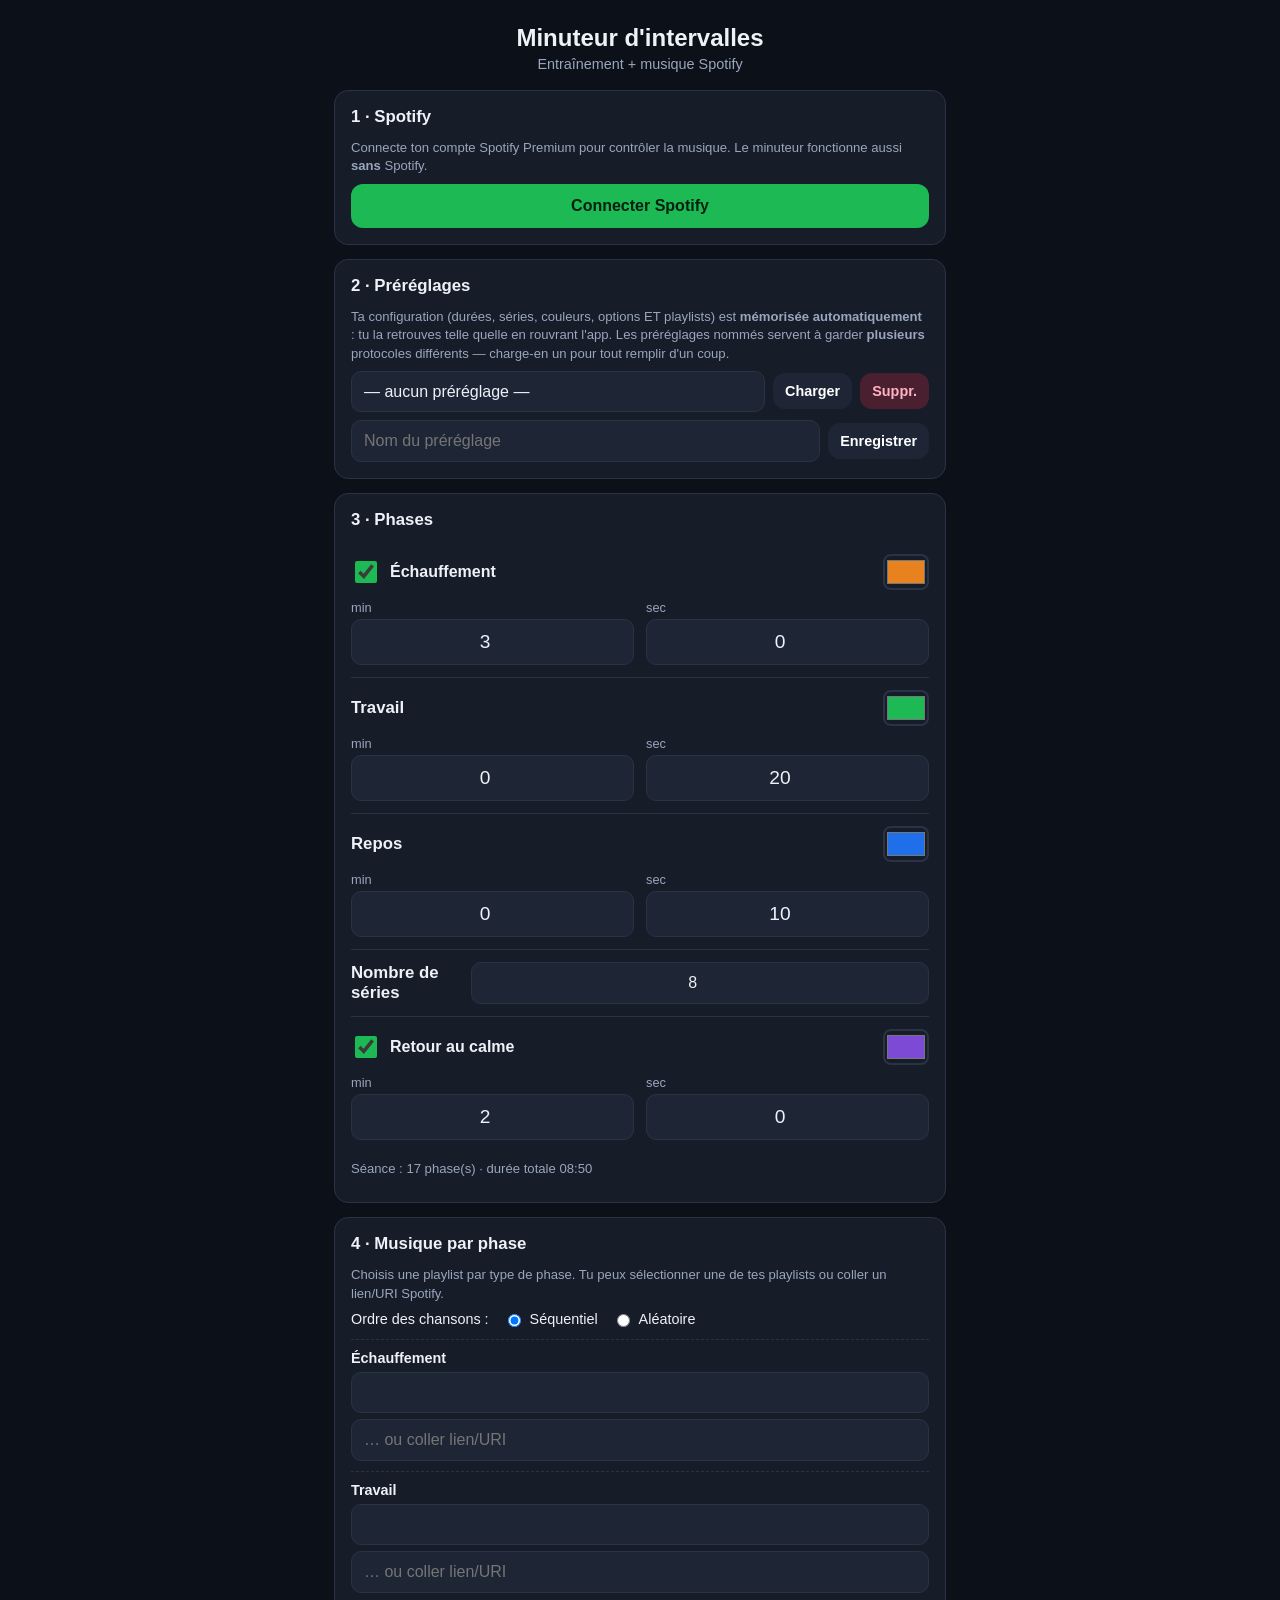
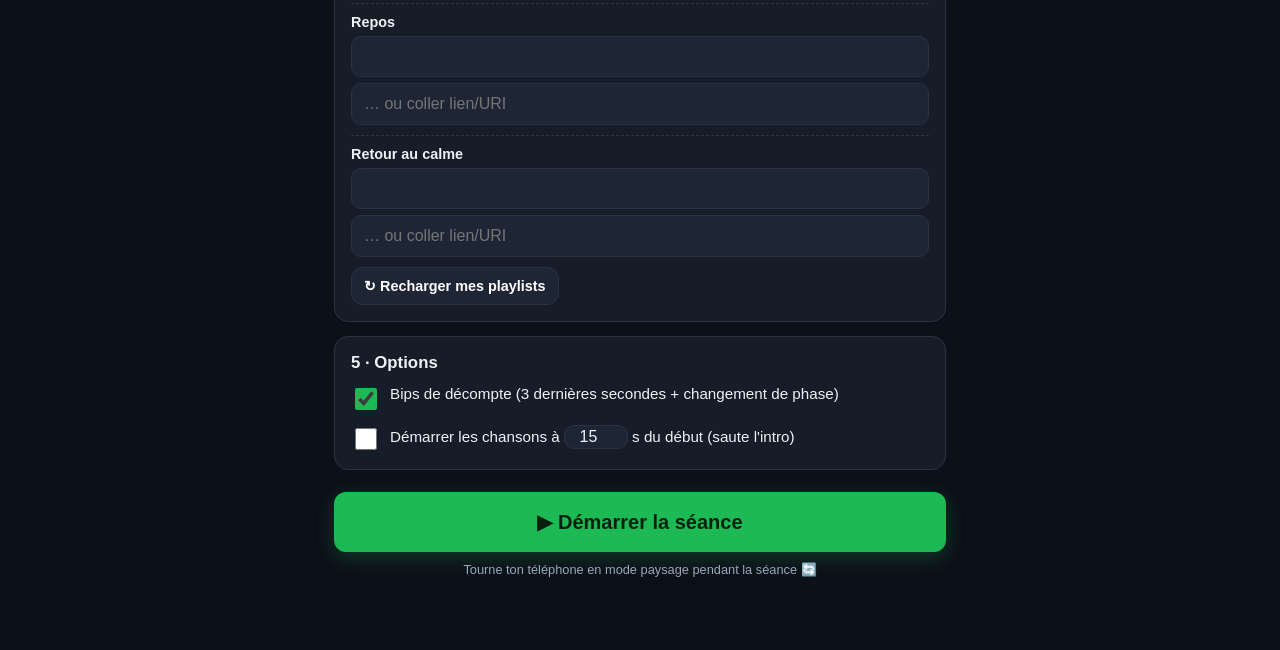
<file: interval-timer/index.html>
<!DOCTYPE html>
<html lang="fr">
<head>
  <meta charset="UTF-8" />
  <!-- viewport-fit=cover + user-scalable=no : plein écran propre sur téléphone -->
  <meta name="viewport" content="width=device-width, initial-scale=1, viewport-fit=cover, user-scalable=no" />
  <meta name="theme-color" content="#0c1018" />
  <meta name="description" content="Minuteur d'intervalles d'entraînement avec contrôle de la musique Spotify" />
  <title>Minuteur d'intervalles · Spotify</title>
  <link rel="stylesheet" href="css/style.css" />
</head>
<body>

  <!-- ============================================================= -->
  <!--  ÉCRAN DE CONFIGURATION (visible en portrait / hors séance)   -->
  <!-- ============================================================= -->
  <main id="config-screen" class="config-screen">

    <header class="app-header">
      <h1>Minuteur d'intervalles</h1>
      <p class="subtitle">Entraînement + musique Spotify</p>
    </header>

    <!-- Bandeau de message global (erreurs / infos en français) -->
    <div id="banner" class="banner" hidden>
      <span id="banner-text"></span>
      <button id="banner-close" class="banner-close" aria-label="Fermer">×</button>
    </div>

    <!-- ----------------------------------------------------------- -->
    <!--  SECTION : Connexion Spotify                                -->
    <!-- ----------------------------------------------------------- -->
    <section class="card">
      <h2>1 · Spotify</h2>

      <div id="spotify-disconnected">
        <p class="hint">Connecte ton compte Spotify Premium pour contrôler la musique.
          Le minuteur fonctionne aussi <strong>sans</strong> Spotify.</p>
        <button id="btn-connect" class="btn btn-spotify">Connecter Spotify</button>
      </div>

      <div id="spotify-connected" hidden>
        <p class="status-ok">✓ Connecté <span id="spotify-user-name"></span></p>

        <label class="field">
          <span>Appareil de lecture</span>
          <div class="row">
            <select id="device-select" class="select"></select>
            <button id="btn-refresh-devices" class="btn btn-small" title="Rafraîchir la liste">↻</button>
          </div>
        </label>
        <p class="hint">
          Si la liste est vide ou que la lecture ne démarre pas :
          ouvre l'app Spotify, lance une chanson 2 secondes, puis appuie sur ↻.
        </p>
        <button id="btn-wake-spotify" class="btn btn-secondary">Activer cet appareil (réveiller Spotify)</button>

        <label class="field" style="margin-top:1rem">
          <span>Volume Spotify</span>
          <input id="volume-slider" class="slider" type="range" min="0" max="100" value="60" />
        </label>

        <button id="btn-disconnect" class="btn btn-text">Se déconnecter</button>
      </div>
    </section>

    <!-- ----------------------------------------------------------- -->
    <!--  SECTION : Préréglages                                      -->
    <!-- ----------------------------------------------------------- -->
    <section class="card">
      <h2>2 · Préréglages</h2>
      <p class="hint">Ta configuration (durées, séries, couleurs, options ET playlists)
        est <strong>mémorisée automatiquement</strong> : tu la retrouves telle quelle en
        rouvrant l'app. Les préréglages nommés servent à garder <strong>plusieurs</strong>
        protocoles différents — charge-en un pour tout remplir d'un coup.</p>
      <div class="row">
        <select id="preset-select" class="select"></select>
        <button id="btn-load-preset" class="btn btn-small">Charger</button>
        <button id="btn-delete-preset" class="btn btn-small btn-danger">Suppr.</button>
      </div>
      <div class="row" style="margin-top:.5rem">
        <input id="preset-name" class="input" placeholder="Nom du préréglage" />
        <button id="btn-save-preset" class="btn btn-small">Enregistrer</button>
      </div>
    </section>

    <!-- ----------------------------------------------------------- -->
    <!--  SECTION : Phases & durées                                  -->
    <!-- ----------------------------------------------------------- -->
    <section class="card">
      <h2>3 · Phases</h2>

      <!-- ÉCHAUFFEMENT (optionnel) -->
      <div class="phase-block" data-phase="warmup">
        <div class="phase-head">
          <label class="toggle">
            <input type="checkbox" id="warmup-enabled" />
            <span>Échauffement</span>
          </label>
          <span class="swatch-wrap">
            <input type="color" class="color-input" id="warmup-color" />
          </span>
        </div>
        <div class="duration-row">
          <label>min <input type="number" id="warmup-min" min="0" max="99" value="3" inputmode="numeric" /></label>
          <label>sec <input type="number" id="warmup-sec" min="0" max="59" value="0" inputmode="numeric" /></label>
        </div>
      </div>

      <!-- TRAVAIL -->
      <div class="phase-block" data-phase="work">
        <div class="phase-head">
          <span class="phase-name">Travail</span>
          <span class="swatch-wrap">
            <input type="color" class="color-input" id="work-color" />
          </span>
        </div>
        <div class="duration-row">
          <label>min <input type="number" id="work-min" min="0" max="99" value="0" inputmode="numeric" /></label>
          <label>sec <input type="number" id="work-sec" min="0" max="59" value="20" inputmode="numeric" /></label>
        </div>
      </div>

      <!-- REPOS -->
      <div class="phase-block" data-phase="rest">
        <div class="phase-head">
          <span class="phase-name">Repos</span>
          <span class="swatch-wrap">
            <input type="color" class="color-input" id="rest-color" />
          </span>
        </div>
        <div class="duration-row">
          <label>min <input type="number" id="rest-min" min="0" max="99" value="0" inputmode="numeric" /></label>
          <label>sec <input type="number" id="rest-sec" min="0" max="59" value="10" inputmode="numeric" /></label>
        </div>
      </div>

      <!-- NOMBRE DE SÉRIES -->
      <div class="phase-block">
        <div class="phase-head">
          <span class="phase-name">Nombre de séries</span>
          <input type="number" id="series-count" class="series-input" min="1" max="99" value="8" inputmode="numeric" />
        </div>
      </div>

      <!-- RETOUR AU CALME (optionnel) -->
      <div class="phase-block" data-phase="cooldown">
        <div class="phase-head">
          <label class="toggle">
            <input type="checkbox" id="cooldown-enabled" />
            <span>Retour au calme</span>
          </label>
          <span class="swatch-wrap">
            <input type="color" class="color-input" id="cooldown-color" />
          </span>
        </div>
        <div class="duration-row">
          <label>min <input type="number" id="cooldown-min" min="0" max="99" value="2" inputmode="numeric" /></label>
          <label>sec <input type="number" id="cooldown-sec" min="0" max="59" value="0" inputmode="numeric" /></label>
        </div>
      </div>

      <p class="hint" id="session-summary"></p>
    </section>

    <!-- ----------------------------------------------------------- -->
    <!--  SECTION : Musique par phase                                -->
    <!-- ----------------------------------------------------------- -->
    <section class="card">
      <h2>4 · Musique par phase</h2>
      <p class="hint">Choisis une playlist par type de phase. Tu peux sélectionner une de
        tes playlists ou coller un lien/URI Spotify.</p>

      <div class="music-order">
        <span>Ordre des chansons :</span>
        <label><input type="radio" name="track-order" value="sequential" checked /> Séquentiel</label>
        <label><input type="radio" name="track-order" value="random" /> Aléatoire</label>
      </div>

      <!-- Un bloc d'assignation par phase, généré ci-dessous -->
      <div class="playlist-assign" data-phase="warmup">
        <span class="pl-label">Échauffement</span>
        <select class="select playlist-select" data-phase="warmup"></select>
        <input class="input playlist-paste" data-phase="warmup" placeholder="… ou coller lien/URI" />
      </div>
      <div class="playlist-assign" data-phase="work">
        <span class="pl-label">Travail</span>
        <select class="select playlist-select" data-phase="work"></select>
        <input class="input playlist-paste" data-phase="work" placeholder="… ou coller lien/URI" />
      </div>
      <div class="playlist-assign" data-phase="rest">
        <span class="pl-label">Repos</span>
        <select class="select playlist-select" data-phase="rest"></select>
        <input class="input playlist-paste" data-phase="rest" placeholder="… ou coller lien/URI" />
      </div>
      <div class="playlist-assign" data-phase="cooldown">
        <span class="pl-label">Retour au calme</span>
        <select class="select playlist-select" data-phase="cooldown"></select>
        <input class="input playlist-paste" data-phase="cooldown" placeholder="… ou coller lien/URI" />
      </div>

      <button id="btn-reload-playlists" class="btn btn-small btn-secondary">↻ Recharger mes playlists</button>
    </section>

    <!-- ----------------------------------------------------------- -->
    <!--  SECTION : Sons & options                                   -->
    <!-- ----------------------------------------------------------- -->
    <section class="card">
      <h2>5 · Options</h2>
      <label class="toggle big">
        <input type="checkbox" id="beeps-enabled" checked />
        <span>Bips de décompte (3 dernières secondes + changement de phase)</span>
      </label>
      <label class="toggle big" style="margin-top:12px">
        <input type="checkbox" id="skip-intro-enabled" />
        <span>Démarrer les chansons à
          <input type="number" id="skip-intro-sec" min="1" max="180" value="15"
                 inputmode="numeric" style="width:64px; text-align:center" />
          s du début (saute l'intro)</span>
      </label>
    </section>

    <!-- BOUTON DÉMARRER -->
    <button id="btn-start" class="btn btn-primary btn-start">▶ Démarrer la séance</button>
    <p class="rotate-hint">Tourne ton téléphone en mode paysage pendant la séance 🔄</p>

  </main>


  <!-- ============================================================= -->
  <!--  ÉCRAN DE SÉANCE (plein écran, couleur par phase)             -->
  <!-- ============================================================= -->
  <section id="run-screen" class="run-screen" hidden>

    <!-- Bandeau haut : phase + série -->
    <div class="run-top">
      <span id="run-phase-name" class="run-phase-name">Travail</span>
      <span id="run-series" class="run-series">Série 1 / 8</span>
    </div>

    <!-- Le chiffre géant -->
    <div id="run-countdown" class="run-countdown">00:20</div>

    <!-- Barre de contrôle -->
    <div class="run-controls">
      <button id="btn-reset" class="ctrl" title="Réinitialiser">⟲</button>
      <button id="btn-pause" class="ctrl ctrl-main" title="Pause / Reprendre">⏸</button>
      <button id="btn-skip" class="ctrl" title="Passer la phase">⏭</button>
      <button id="btn-exit" class="ctrl" title="Quitter">✕</button>
    </div>

    <!-- Barre du bas : chanson en cours + flèches -->
    <div class="run-music">
      <button id="btn-prev-track" class="track-arrow" title="Chanson précédente">◀</button>
      <div class="track-info">
        <span id="track-title" class="track-title">—</span>
        <span id="track-artist" class="track-artist"></span>
      </div>
      <button id="btn-next-track" class="track-arrow" title="Chanson suivante">▶</button>
    </div>

  </section>

  <!-- Scripts (ordre = dépendances). Pas de build, pas de modules. -->
  <script src="js/config.js"></script>
  <script src="js/audio.js"></script>
  <script src="js/spotify-auth.js"></script>
  <script src="js/spotify-player.js"></script>
  <script src="js/timer-engine.js"></script>
  <script src="js/presets.js"></script>
  <script src="js/app.js"></script>
</body>
</html>
</file>
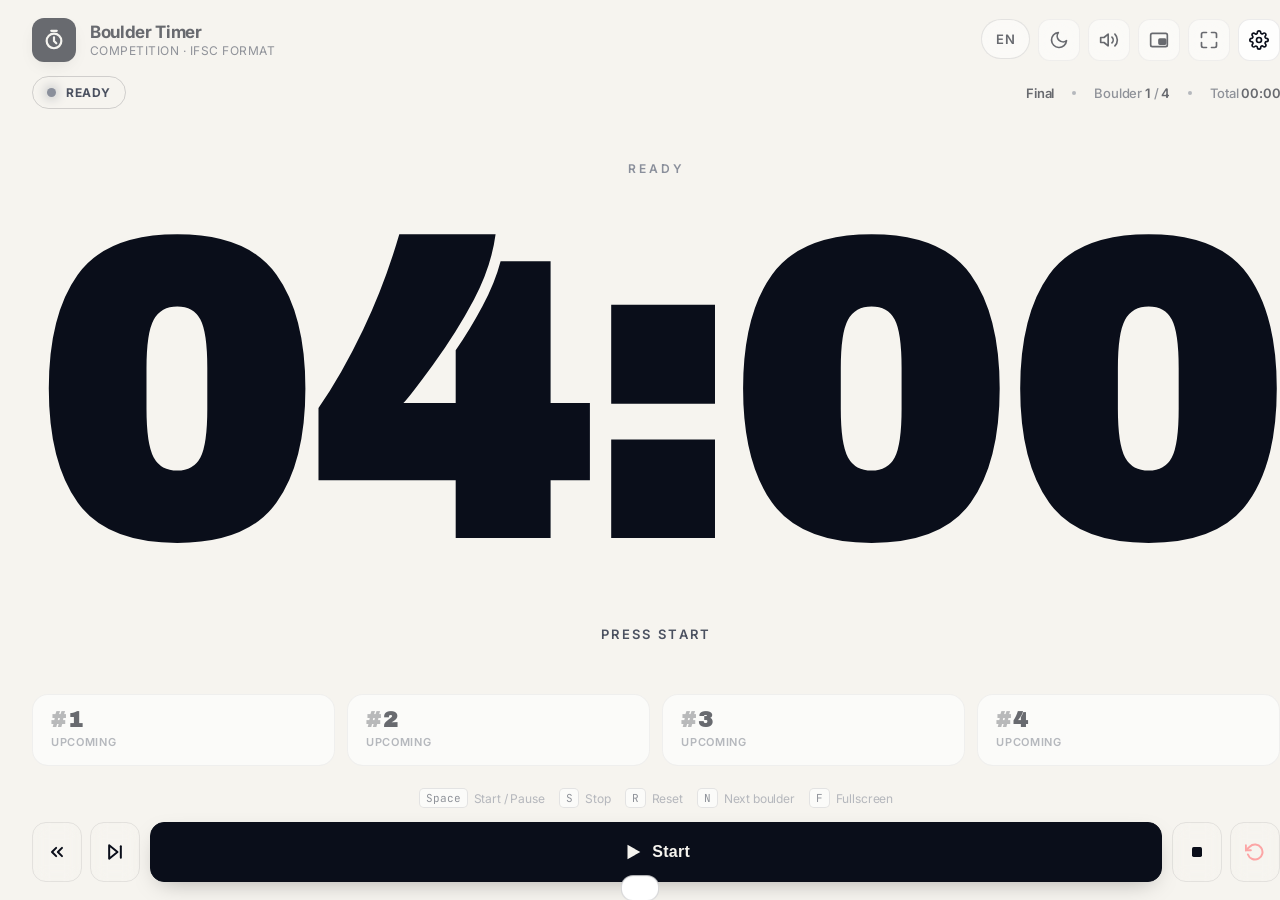
<file: timer.html>
<!DOCTYPE html>
<html lang="fr">
<head>
  <meta charset="UTF-8" />
  <meta name="viewport" content="width=device-width, initial-scale=1, viewport-fit=cover, user-scalable=no" />
  <meta name="theme-color" content="#0a0e1a" />
  <meta name="description" content="Chronomètre officiel pour compétitions de bloc · IFSC" />
  <title>Boulder Timer · IFSC</title>
  <link rel="preconnect" href="https://fonts.googleapis.com">
  <link rel="preconnect" href="https://fonts.gstatic.com" crossorigin>
  <link href="https://fonts.googleapis.com/css2?family=Archivo+Black&family=Inter:wght@400;500;600;700;800;900&family=JetBrains+Mono:wght@500;700;800&display=swap" rel="stylesheet">

  <style>
    :root, [data-theme="dark"] {
      --bg: #07090f;
      --bg-2: #0d1220;
      --panel: rgba(20, 25, 40, 0.7);
      --panel-2: rgba(28, 34, 52, 0.85);
      --border: rgba(255, 255, 255, 0.08);
      --border-strong: rgba(255, 255, 255, 0.16);
      --text: #f4f6fb;
      --text-dim: #9aa3b8;
      --text-mute: #5d6478;

      --accent: #5eb6ff;
      --accent-2: #7c5cff;

      --idle: #6b7280;
      --observation: #a855f7;
      --climb: #38bdf8;
      --climb-warn: #f59e0b;
      --climb-final: #ef4444;
      --transition: #fb923c;
      --finished: #22c55e;

      --bg-gradient-1: radial-gradient(1200px 600px at 20% -10%, rgba(124, 92, 255, 0.18), transparent 60%);
      --bg-gradient-2: radial-gradient(900px 600px at 110% 20%, rgba(94, 182, 255, 0.14), transparent 60%);
      --bg-gradient-3: radial-gradient(800px 500px at 50% 120%, rgba(34, 197, 94, 0.06), transparent 60%);
      --grain-opacity: 0.035;
      --grain-blend: overlay;
      --surface: rgba(255, 255, 255, 0.04);
      --surface-hover: rgba(255, 255, 255, 0.07);
      --surface-deep: rgba(0, 0, 0, 0.25);
      --backdrop: rgba(5, 8, 16, 0.6);
      --modal-bg: linear-gradient(180deg, rgba(28, 34, 52, 0.95), rgba(15, 18, 28, 0.95));

      --shadow-1: 0 1px 0 rgba(255,255,255,0.05) inset, 0 12px 32px -12px rgba(0,0,0,0.65);
      --shadow-2: 0 20px 60px -20px rgba(0,0,0,0.8);

      --radius: 16px;
      --radius-sm: 10px;
    }

    [data-theme="light"] {
      --bg: #f6f4ef;
      --bg-2: #ffffff;
      --panel: rgba(255, 255, 255, 0.85);
      --panel-2: #ffffff;
      --border: rgba(15, 18, 28, 0.08);
      --border-strong: rgba(15, 18, 28, 0.16);
      --text: #0a0e1a;
      --text-dim: #4b5160;
      --text-mute: #8a8f9b;

      --accent: #1f6feb;
      --accent-2: #5a3df0;

      --idle: #8a8f9b;
      --observation: #8b5cf6;
      --climb: #1f6feb;
      --climb-warn: #d97706;
      --climb-final: #dc2626;
      --transition: #ea7c1f;
      --finished: #16a34a;

      --bg-gradient-1: none;
      --bg-gradient-2: none;
      --bg-gradient-3: none;
      --grain-opacity: 0;
      --grain-blend: normal;

      --shadow-1: 0 1px 0 rgba(255,255,255,0.6) inset, 0 8px 24px -10px rgba(15,18,28,0.10);
      --shadow-2: 0 20px 60px -20px rgba(15,18,28,0.18);
      --surface: rgba(15, 18, 28, 0.04);
      --surface-hover: rgba(15, 18, 28, 0.07);
      --surface-deep: rgba(15, 18, 28, 0.03);
      --backdrop: rgba(15, 18, 28, 0.45);
      --modal-bg: #ffffff;
    }

    * { box-sizing: border-box; -webkit-tap-highlight-color: transparent; }
    html, body { height: 100%; }
    body {
      margin: 0;
      font-family: 'Inter', -apple-system, BlinkMacSystemFont, 'Segoe UI', Roboto, sans-serif;
      color: var(--text);
      background: var(--bg);
      background-image:
        var(--bg-gradient-1, none),
        var(--bg-gradient-2, none),
        var(--bg-gradient-3, none);
      overflow-x: hidden;
      letter-spacing: -0.01em;
      -webkit-font-smoothing: antialiased;
      user-select: none;
      transition: background-color .3s, color .3s;
    }

    .grain {
      pointer-events: none;
      position: fixed; inset: 0; z-index: 0;
      opacity: var(--grain-opacity, 0.035);
      background-image: url("data:image/svg+xml;utf8,<svg xmlns='http://www.w3.org/2000/svg' width='160' height='160'><filter id='n'><feTurbulence type='fractalNoise' baseFrequency='0.9' numOctaves='2' stitchTiles='stitch'/></filter><rect width='100%' height='100%' filter='url(%23n)' opacity='0.85'/></svg>");
      mix-blend-mode: var(--grain-blend, overlay);
    }

    .app {
      position: relative;
      z-index: 1;
      min-height: 100vh;
      min-height: 100dvh;
      display: grid;
      grid-template-rows: auto 1fr auto;
      padding: 18px clamp(14px, 3vw, 32px);
      gap: 14px;
      max-width: 1400px;
      margin: 0 auto;
    }

    /* ====== TOP BAR ====== */
    header.topbar {
      display: flex;
      align-items: center;
      justify-content: space-between;
      gap: 12px;
    }
    .brand {
      display: flex;
      align-items: center;
      gap: 14px;
    }
    .logo {
      width: 44px; height: 44px;
      border-radius: 12px;
      background: var(--text);
      display: grid; place-items: center;
      box-shadow: 0 6px 20px -8px rgba(0,0,0,0.25);
    }
    .logo svg { color: var(--bg); }
    .brand-text { line-height: 1.1; }
    .brand-title {
      font-weight: 700;
      font-size: 17px;
      letter-spacing: -0.02em;
    }
    .brand-sub {
      font-size: 12px;
      color: var(--text-dim);
      margin-top: 3px;
      letter-spacing: 0.04em;
      text-transform: uppercase;
    }
    .top-actions { display: flex; gap: 8px; }
    .icon-btn {
      width: 42px; height: 42px;
      border-radius: 12px;
      border: 1px solid var(--border);
      background: var(--panel);
      color: var(--text);
      display: grid; place-items: center;
      cursor: pointer;
      transition: background .15s, border-color .15s, transform .1s;
      backdrop-filter: blur(8px);
    }
    .icon-btn:hover { background: var(--panel-2); border-color: var(--border-strong); }
    .icon-btn:active { transform: scale(0.96); }

    .lang-pill {
      height: 40px;
      padding: 0 14px;
      border-radius: 999px;
      border: 1px solid var(--border-strong);
      background: var(--panel);
      color: var(--text);
      font: 600 13px/1 'Inter', sans-serif;
      letter-spacing: 0.06em;
      cursor: pointer;
      display: inline-flex;
      align-items: center;
      gap: 6px;
      transition: background .15s, border-color .15s, transform .1s;
      backdrop-filter: blur(8px);
    }
    .lang-pill:hover { background: var(--panel-2); border-color: var(--border-strong); }
    .lang-pill:active { transform: scale(0.96); }

    /* ====== STAGE ====== */
    main.stage {
      display: grid;
      grid-template-rows: auto 1fr auto auto;
      gap: 18px;
      min-height: 0;
    }

    .meta-row {
      display: flex;
      justify-content: space-between;
      align-items: center;
      gap: 12px;
      flex-wrap: wrap;
    }
    .phase-chip {
      display: inline-flex;
      align-items: center;
      gap: 10px;
      padding: 8px 14px;
      border-radius: 999px;
      border: 1px solid var(--border);
      background: var(--text);
      color: var(--bg);
      font-weight: 700;
      letter-spacing: 0.06em;
      text-transform: uppercase;
      font-size: 12px;
      transition: background .25s, border-color .25s, color .25s;
    }
    .phase-chip[data-phase="idle"] {
      background: transparent;
      color: var(--text-dim);
      border-color: var(--border-strong);
    }
    .phase-chip::before {
      content: '';
      width: 9px; height: 9px;
      border-radius: 50%;
      background: var(--phase-color, var(--idle));
      box-shadow: 0 0 12px var(--phase-color, var(--idle));
      animation: pulse-dot 1.6s ease-in-out infinite;
    }
    .phase-chip[data-phase="idle"] { --phase-color: var(--idle); }
    .phase-chip[data-phase="observation"] { --phase-color: var(--observation); }
    .phase-chip[data-phase="climb"] { --phase-color: var(--climb); }
    .phase-chip[data-phase="transition"] { --phase-color: var(--transition); }
    .phase-chip[data-phase="finished"] { --phase-color: var(--finished); }
    @keyframes pulse-dot {
      0%, 100% { opacity: 1; transform: scale(1); }
      50% { opacity: 0.55; transform: scale(1.18); }
    }

    .round-meta {
      display: flex;
      align-items: center;
      gap: 18px;
      color: var(--text-dim);
      font-size: 13px;
      font-weight: 500;
    }
    .round-meta strong { color: var(--text); font-weight: 600; }
    .sep {
      width: 4px; height: 4px;
      background: var(--text-mute);
      border-radius: 50%;
      display: inline-block;
    }

    /* ====== TIMER DISPLAY ====== */
    .timer-wrap {
      position: relative;
      display: grid;
      place-items: center;
      padding: 0;
      min-height: 0;
    }
    /* Countdown ring removed for a clean digit-only display */
    .timer-ring { display: none; }

    .time-display {
      position: relative;
      z-index: 2;
      display: grid;
      place-items: center;
      gap: 10px;
      text-align: center;
      width: 100%;
    }
    .time-label {
      font-size: 12px;
      letter-spacing: 0.25em;
      text-transform: uppercase;
      color: var(--text-mute);
      font-weight: 600;
    }
    .time {
      font-family: 'Archivo Black', 'Inter', -apple-system, BlinkMacSystemFont, sans-serif;
      font-weight: 900;
      font-variant-numeric: tabular-nums;
      font-size: clamp(140px, 32vw, 520px);
      line-height: 1.05;
      color: var(--text);
      letter-spacing: 0.01em;
      transition: color .25s, transform .1s, opacity .1s;
      cursor: pointer;
    }
    .time:active { transform: scale(0.97); opacity: 0.8; }
    [data-theme="dark"] .time { text-shadow: 0 0 60px var(--phase-color, transparent); }
    .time.warn { color: var(--climb-warn); }
    .time.final {
      color: var(--climb-final);
      animation: tick 1s ease-in-out infinite;
    }
    @keyframes tick {
      0%, 100% { transform: scale(1); }
      50% { transform: scale(1.04); }
    }
    .time-sub {
      font-size: 13px;
      color: var(--text-dim);
      letter-spacing: 0.18em;
      text-transform: uppercase;
      font-weight: 600;
    }

    /* ====== BOULDER CARDS (TimeSpot-style) ====== */
    .boulders {
      display: grid;
      grid-template-columns: repeat(auto-fit, minmax(120px, 1fr));
      gap: 12px;
      justify-content: center;
    }
    .boulder-pill {
      padding: 14px 18px;
      border-radius: 16px;
      border: 1px solid var(--border);
      background: var(--bg-2);
      display: flex;
      flex-direction: column;
      align-items: flex-start;
      gap: 4px;
      cursor: pointer;
      transition: all .2s ease;
      font-weight: 700;
      color: var(--text);
      min-height: 72px;
    }
    .boulder-pill:hover { border-color: var(--border-strong); }
    .boulder-pill .num {
      font-family: 'Archivo Black', 'Inter', sans-serif;
      font-size: 22px;
      letter-spacing: -0.02em;
      line-height: 1;
    }
    .boulder-pill .num span { display: inline; }
    .boulder-pill .num::before { content: '#'; opacity: 0.45; margin-right: 2px; }
    .boulder-pill .status {
      font-size: 11px;
      font-weight: 600;
      letter-spacing: 0.06em;
      text-transform: uppercase;
      color: var(--text-mute);
    }
    .boulder-pill[data-state="current"] {
      background: var(--text);
      color: var(--bg);
      border-color: var(--text);
    }
    .boulder-pill[data-state="current"] .status { color: rgba(255,255,255,0.65); }
    .boulder-pill[data-state="current"] .num::before { opacity: 0.55; }
    .boulder-pill[data-state="done"] { opacity: 0.55; }
    .boulder-pill[data-state="done"] .num::before { content: '✓ '; opacity: 1; color: var(--finished); }

    /* ====== CONTROLS ====== */
    .controls {
      display: grid;
      grid-template-columns: auto 1fr auto;
      gap: 10px;
      align-items: stretch;
    }
    .ctrl-grp {
      display: flex;
      gap: 8px;
    }
    .btn {
      padding: 14px 18px;
      border-radius: 14px;
      border: 1px solid var(--border-strong);
      background: var(--panel);
      color: var(--text);
      font-weight: 600;
      font-size: 14px;
      letter-spacing: 0.02em;
      cursor: pointer;
      display: inline-flex;
      align-items: center;
      justify-content: center;
      gap: 8px;
      backdrop-filter: blur(8px);
      transition: background .15s, border-color .15s, transform .1s, box-shadow .2s;
      white-space: nowrap;
    }
    .btn:hover { background: var(--panel-2); border-color: var(--border-strong); }
    .btn:active { transform: scale(0.98); }
    .btn:disabled { opacity: 0.45; cursor: not-allowed; }
    .btn svg { flex-shrink: 0; }

    .btn-primary {
      background: var(--text);
      border-color: var(--text);
      color: var(--bg);
      font-weight: 700;
      box-shadow: 0 8px 24px -10px rgba(0,0,0,0.35);
    }
    .btn-primary:hover { opacity: 0.92; }
    .btn-primary[data-mode="pause"] {
      background: var(--climb-warn);
      border-color: var(--climb-warn);
      color: #ffffff;
    }
    .btn-primary[data-mode="resume"] {
      background: var(--finished);
      border-color: var(--finished);
      color: #ffffff;
    }
    .btn-lg {
      padding: 18px 26px;
      font-size: 16px;
      flex: 1;
      min-width: 0;
    }
    .btn-icon-only {
      min-width: 50px;
      padding: 14px;
    }
    .btn-ghost {
      background: transparent;
      border-color: var(--border);
    }
    .btn-danger { color: #fca5a5; }
    .btn-danger:hover { background: rgba(239, 68, 68, 0.1); border-color: rgba(239, 68, 68, 0.4); }

    /* ====== MODAL ====== */
    .modal-backdrop {
      position: fixed;
      inset: 0;
      background: var(--backdrop);
      backdrop-filter: blur(12px);
      z-index: 50;
      display: none;
      align-items: flex-start;
      justify-content: center;
      overflow-y: auto;
      padding: 30px 16px;
    }
    .modal-backdrop.open { display: flex; }
    .modal {
      width: 100%;
      max-width: 520px;
      background: var(--modal-bg);
      border: 1px solid var(--border-strong);
      border-radius: 22px;
      padding: 24px;
      box-shadow: var(--shadow-2);
      animation: modal-in .25s cubic-bezier(.2,.9,.3,1);
    }
    @keyframes modal-in {
      from { opacity: 0; transform: translateY(20px) scale(0.96); }
      to { opacity: 1; transform: translateY(0) scale(1); }
    }
    .modal-head {
      display: flex; justify-content: space-between; align-items: center;
      margin-bottom: 18px;
    }
    .modal h2 {
      margin: 0;
      font-size: 18px;
      font-weight: 700;
      letter-spacing: -0.01em;
    }
    .modal section { margin-bottom: 20px; }
    .modal-label {
      display: block;
      font-size: 11px;
      font-weight: 600;
      text-transform: uppercase;
      letter-spacing: 0.15em;
      color: var(--text-dim);
      margin-bottom: 8px;
    }

    .preset-grid {
      display: grid;
      grid-template-columns: 1fr 1fr;
      gap: 8px;
      margin-bottom: 8px;
    }
    .preset-btn {
      padding: 12px;
      border-radius: 12px;
      border: 1px solid var(--border);
      background: var(--surface);
      color: var(--text);
      cursor: pointer;
      text-align: left;
      transition: all .15s;
    }
    .preset-btn:hover { border-color: var(--border-strong); background: var(--surface-hover); }
    .preset-btn.active {
      border-color: var(--text);
      background: var(--text);
      color: var(--bg);
      box-shadow: 0 0 0 1px var(--text) inset;
    }
    .preset-btn.active .preset-detail { color: rgba(255,255,255,0.55); }
    .preset-btn .preset-title {
      font-weight: 700;
      font-size: 13px;
      margin-bottom: 3px;
    }
    .preset-btn .preset-detail {
      font-size: 11px;
      color: var(--text-dim);
      font-family: 'JetBrains Mono', monospace;
      letter-spacing: 0.04em;
    }

    .input-row {
      display: flex;
      gap: 10px;
      align-items: center;
    }
    .num-input-grp {
      display: flex;
      align-items: center;
      gap: 8px;
      background: var(--surface-deep);
      border: 1px solid var(--border);
      border-radius: 12px;
      padding: 4px;
    }
    .num-input {
      width: 64px;
      padding: 10px 6px;
      background: transparent;
      border: none;
      color: var(--text);
      font-family: 'JetBrains Mono', monospace;
      font-size: 18px;
      font-weight: 700;
      text-align: center;
      -moz-appearance: textfield;
      outline: none;
    }
    .num-input::-webkit-outer-spin-button,
    .num-input::-webkit-inner-spin-button { -webkit-appearance: none; margin: 0; }
    .num-sep {
      color: var(--text-dim);
      font-weight: 700;
      font-family: 'JetBrains Mono', monospace;
    }
    .num-unit { color: var(--text-mute); font-size: 12px; padding-right: 8px; }

    .stepper {
      width: 28px; height: 28px;
      border-radius: 8px;
      border: 1px solid var(--border);
      background: var(--surface);
      color: var(--text);
      cursor: pointer;
      display: grid; place-items: center;
    }
    .stepper:hover { background: var(--surface-hover); }

    .count-grid {
      display: grid;
      grid-template-columns: repeat(5, 1fr);
      gap: 6px;
    }
    .count-btn {
      padding: 10px;
      border-radius: 10px;
      border: 1px solid var(--border);
      background: var(--surface);
      color: var(--text);
      cursor: pointer;
      font-weight: 600;
      font-family: 'JetBrains Mono', monospace;
      transition: all .15s;
    }
    .count-btn:hover { background: var(--surface-hover); }
    .count-btn.active {
      border-color: var(--text);
      background: var(--text);
      color: var(--bg);
      box-shadow: 0 0 0 1px var(--text) inset;
    }
    .count-btn-inf {
      grid-column: 1 / -1;
      font-family: 'Inter', sans-serif;
      letter-spacing: 0.04em;
    }

    .toggle-row {
      display: flex; align-items: center; justify-content: space-between;
      padding: 12px 14px;
      border-radius: 12px;
      background: var(--surface);
      border: 1px solid var(--border);
      margin-bottom: 8px;
    }
    .toggle-row .label { font-weight: 500; font-size: 14px; }
    .toggle-row .hint { font-size: 12px; color: var(--text-dim); margin-top: 2px; }
    .toggle {
      width: 44px; height: 26px;
      background: var(--surface-hover);
      border: 1px solid var(--border);
      border-radius: 999px;
      position: relative;
      cursor: pointer;
      transition: background .2s;
      flex-shrink: 0;
    }
    .toggle::after {
      content: ''; position: absolute;
      top: 2px; left: 2px;
      width: 20px; height: 20px;
      background: var(--bg-2);
      border-radius: 50%;
      transition: transform .2s, background .2s;
      box-shadow: 0 2px 6px rgba(0,0,0,0.2);
    }
    .toggle.on { background: var(--text); border-color: var(--text); }
    .toggle.on::after { background: var(--bg-2); }
    .toggle.on::after { transform: translateX(18px); }

    .slider-row {
      display: flex; align-items: center; gap: 12px;
      margin-top: 6px;
    }
    input[type="range"] {
      flex: 1;
      -webkit-appearance: none;
      height: 4px;
      background: var(--surface-hover);
      border-radius: 2px;
      outline: none;
    }
    input[type="range"]::-webkit-slider-thumb {
      -webkit-appearance: none;
      width: 18px; height: 18px;
      border-radius: 50%;
      background: var(--accent);
      cursor: pointer;
      box-shadow: 0 0 0 4px rgba(94, 182, 255, 0.15);
    }
    input[type="range"]::-moz-range-thumb {
      width: 18px; height: 18px;
      border-radius: 50%;
      background: var(--accent);
      cursor: pointer;
      border: none;
    }
    .slider-val {
      font-family: 'JetBrains Mono', monospace;
      font-weight: 700;
      font-size: 14px;
      min-width: 48px;
      text-align: right;
    }

    .modal-actions {
      display: flex; gap: 10px;
      padding-top: 8px;
      border-top: 1px solid var(--border);
      margin-top: 16px;
    }

    /* ====== TOAST ====== */
    .toast {
      position: fixed;
      bottom: 30px;
      left: 50%;
      transform: translateX(-50%) translateY(120%);
      background: var(--panel-2);
      border: 1px solid var(--border-strong);
      padding: 12px 18px;
      border-radius: 12px;
      backdrop-filter: blur(12px);
      box-shadow: var(--shadow-2);
      font-weight: 500;
      font-size: 14px;
      transition: transform .35s cubic-bezier(.2,.9,.3,1);
      z-index: 100;
    }
    .toast.show { transform: translateX(-50%) translateY(0); }

    /* ====== KEYBOARD HINTS ====== */
    .kbd {
      display: inline-block;
      padding: 2px 6px;
      border-radius: 5px;
      border: 1px solid var(--border-strong);
      background: var(--bg-2);
      font-family: 'JetBrains Mono', monospace;
      font-size: 11px;
      color: var(--text-dim);
    }
    .shortcuts {
      display: flex;
      gap: 14px;
      justify-content: center;
      flex-wrap: wrap;
      font-size: 12px;
      color: var(--text-mute);
      padding-top: 4px;
    }
    .shortcuts span { display: inline-flex; align-items: center; gap: 6px; }

    /* ====== FULLSCREEN MODE ======
       Dim individual chrome elements instead of the whole topbar.
       Putting opacity on a parent dimmed every child (including the
       settings cog) regardless of any per-child opacity override —
       that is what made the cog disappear on Android. */
    body.fullscreen .brand,
    body.fullscreen #btn-sound,
    body.fullscreen #btn-fullscreen,
    body.fullscreen #btn-pip,
    body.fullscreen #btn-theme,
    body.fullscreen #btn-lang,
    body.fullscreen .boulders,
    body.fullscreen .shortcuts,
    body.fullscreen .meta-row .round-meta { opacity: 0.6; transition: opacity .4s; }
    /* Settings cog stays solid so it's obviously tappable in any mode. */
    body.fullscreen #btn-settings { opacity: 1; }
    body.fullscreen .timer-ring svg {
      width: min(82vh, 100vw);
      height: min(82vh, 100vw);
    }

    /* ====== RESPONSIVE ====== */
    @media (max-width: 640px) {
      .app { padding: 10px; gap: 10px; }
      .brand-sub { display: none; }
      .brand { gap: 10px; }
      .logo { width: 36px; height: 36px; border-radius: 10px; }
      .logo svg { width: 18px; height: 18px; }
      .brand-title { font-size: 15px; }
      .top-actions { gap: 4px; }
      .icon-btn { width: 36px; height: 36px; border-radius: 10px; }
      .icon-btn svg { width: 17px; height: 17px; }
      .lang-pill { height: 36px; padding: 0 10px; font-size: 12px; }
      .meta-row { flex-direction: column; align-items: flex-start; gap: 8px; }
      .controls { grid-template-columns: 1fr; }
      .ctrl-grp { width: 100%; }
      .ctrl-grp .btn { flex: 1; }
      .preset-grid { grid-template-columns: 1fr; }
      .count-grid { grid-template-columns: repeat(5, 1fr); }
      .shortcuts { display: none; }
    }
    /* Very narrow phones: drop the fullscreen button to make room */
    @media (max-width: 380px) {
      #btn-fullscreen { display: none; }
    }

    @media (max-height: 600px) {
      .boulders { display: none; }
      .shortcuts { display: none; }
    }

    /* ====== LANDSCAPE PHONE: timer-only mode ====== */
    @media (orientation: landscape) and (max-height: 500px) {
      .app {
        padding: 0;
        gap: 0;
        grid-template-rows: 1fr;
        max-width: none;
      }
      /* Hide the meta-row, pills, shortcuts, controls and the tiny sub-label.
         Keep the phase label (.time-label) so the user always knows which
         phase the timer is in (On the wall / Transition / etc.). The topbar
         floats as a small action group top-right so settings stays reachable. */
      .meta-row,
      .boulders,
      .shortcuts,
      .controls,
      .time-sub { display: none !important; }
      .time-label {
        position: fixed;
        top: 12px;
        left: 14px;
        z-index: 25;
        font-size: 13px;
        letter-spacing: 0.18em;
        font-weight: 700;
        color: var(--text);
        text-transform: uppercase;
        padding: 6px 12px;
        background: var(--panel);
        border: 1px solid var(--border-strong);
        border-radius: 999px;
        backdrop-filter: blur(8px);
      }
      header.topbar {
        position: fixed;
        top: 8px;
        right: 8px;
        left: auto;
        z-index: 30;
        background: transparent;
        padding: 0;
        margin: 0;
        width: auto;
      }
      header.topbar .brand { display: none; }
      header.topbar .top-actions {
        background: var(--panel);
        border: 1px solid var(--border-strong);
        border-radius: 999px;
        padding: 4px;
        gap: 2px;
        backdrop-filter: blur(8px);
      }
      header.topbar .icon-btn,
      header.topbar .lang-pill {
        width: 32px; height: 32px;
        border-radius: 999px;
        border-color: transparent;
        background: transparent;
      }
      header.topbar .lang-pill { width: auto; padding: 0 8px; font-size: 11px; }
      header.topbar .icon-btn svg { width: 16px; height: 16px; }
      main.stage {
        grid-template-rows: 1fr;
        gap: 0;
        height: 100vh;
        height: 100dvh;
      }
      .timer-wrap {
        height: 100vh;
        height: 100dvh;
        padding: 0;
      }
      .time-display { gap: 0; }
      .time {
        font-size: min(28vw, 85vh);
        letter-spacing: 0.01em;
        line-height: 1.05;
      }
    }
  </style>
</head>
<body>
  <div class="grain" aria-hidden="true"></div>

  <div class="app">
    <!-- ============ TOP BAR ============ -->
    <header class="topbar">
      <div class="brand">
        <div class="logo" aria-hidden="true">
          <svg width="22" height="22" viewBox="0 0 24 24" fill="none" stroke="currentColor" stroke-width="2.4" stroke-linecap="round" stroke-linejoin="round">
            <circle cx="12" cy="13" r="8"/>
            <path d="M12 9v4l2.5 2.5"/>
            <path d="M9 2h6"/>
          </svg>
        </div>
        <div class="brand-text">
          <div class="brand-title">Boulder Timer</div>
          <div class="brand-sub" data-i18n="brand_subtitle">Compétition · IFSC format</div>
        </div>
      </div>
      <div class="top-actions">
        <button class="lang-pill" id="btn-lang" title="Language / Langue" aria-label="Toggle language">
          <span id="lang-current">FR</span>
        </button>
        <button class="icon-btn" id="btn-theme" title="Theme" aria-label="Toggle theme">
          <svg id="icon-theme" width="20" height="20" viewBox="0 0 24 24" fill="none" stroke="currentColor" stroke-width="2" stroke-linecap="round" stroke-linejoin="round">
            <!-- Filled in by JS depending on theme -->
          </svg>
        </button>
        <button class="icon-btn" id="btn-sound" data-i18n-title="sound_button_title" title="Activer / couper le son">
          <svg id="icon-sound" width="20" height="20" viewBox="0 0 24 24" fill="none" stroke="currentColor" stroke-width="2" stroke-linecap="round" stroke-linejoin="round">
            <polygon points="11 5 6 9 2 9 2 15 6 15 11 19 11 5"/>
            <path d="M15.54 8.46a5 5 0 0 1 0 7.07"/>
            <path d="M19.07 4.93a10 10 0 0 1 0 14.14"/>
          </svg>
        </button>
        <button class="icon-btn" id="btn-pip" data-i18n-title="pip_button_title" title="Picture-in-Picture">
          <svg width="20" height="20" viewBox="0 0 24 24" fill="none" stroke="currentColor" stroke-width="2" stroke-linecap="round" stroke-linejoin="round">
            <rect x="2" y="4" width="20" height="16" rx="2"/>
            <rect x="12" y="11" width="8" height="6" rx="1" fill="currentColor"/>
          </svg>
        </button>
        <button class="icon-btn" id="btn-fullscreen" data-i18n-title="fullscreen_button_title" title="Plein écran">
          <svg width="20" height="20" viewBox="0 0 24 24" fill="none" stroke="currentColor" stroke-width="2" stroke-linecap="round" stroke-linejoin="round">
            <path d="M3 9V5a2 2 0 0 1 2-2h4"/>
            <path d="M21 9V5a2 2 0 0 0-2-2h-4"/>
            <path d="M3 15v4a2 2 0 0 0 2 2h4"/>
            <path d="M21 15v4a2 2 0 0 1-2 2h-4"/>
          </svg>
        </button>
        <button class="icon-btn" id="btn-settings" data-i18n-title="settings_button_title" title="Paramètres">
          <svg width="20" height="20" viewBox="0 0 24 24" fill="none" stroke="currentColor" stroke-width="2" stroke-linecap="round" stroke-linejoin="round">
            <circle cx="12" cy="12" r="3"/>
            <path d="M19.4 15a1.65 1.65 0 0 0 .33 1.82l.06.06a2 2 0 0 1 0 2.83 2 2 0 0 1-2.83 0l-.06-.06a1.65 1.65 0 0 0-1.82-.33 1.65 1.65 0 0 0-1 1.51V21a2 2 0 0 1-2 2 2 2 0 0 1-2-2v-.09A1.65 1.65 0 0 0 9 19.4a1.65 1.65 0 0 0-1.82.33l-.06.06a2 2 0 0 1-2.83 0 2 2 0 0 1 0-2.83l.06-.06a1.65 1.65 0 0 0 .33-1.82 1.65 1.65 0 0 0-1.51-1H3a2 2 0 0 1-2-2 2 2 0 0 1 2-2h.09A1.65 1.65 0 0 0 4.6 9a1.65 1.65 0 0 0-.33-1.82l-.06-.06a2 2 0 0 1 0-2.83 2 2 0 0 1 2.83 0l.06.06a1.65 1.65 0 0 0 1.82.33H9a1.65 1.65 0 0 0 1-1.51V3a2 2 0 0 1 2-2 2 2 0 0 1 2 2v.09a1.65 1.65 0 0 0 1 1.51 1.65 1.65 0 0 0 1.82-.33l.06-.06a2 2 0 0 1 2.83 0 2 2 0 0 1 0 2.83l-.06.06a1.65 1.65 0 0 0-.33 1.82V9a1.65 1.65 0 0 0 1.51 1H21a2 2 0 0 1 2 2 2 2 0 0 1-2 2h-.09a1.65 1.65 0 0 0-1.51 1z"/>
          </svg>
        </button>
      </div>
    </header>

    <!-- ============ STAGE ============ -->
    <main class="stage">
      <div class="meta-row">
        <div class="phase-chip" id="phase-chip" data-phase="idle">
          <span id="phase-label">Prêt</span>
        </div>
        <div class="round-meta">
          <span><strong id="meta-round">Finales</strong></span>
          <span class="sep"></span>
          <span><span data-i18n="meta_boulder">Bloc</span> <strong id="meta-boulder">1</strong> / <strong id="meta-total">4</strong></span>
          <span class="sep"></span>
          <span><span data-i18n="meta_total">Total</span> <strong id="meta-total-time">00:00</strong></span>
        </div>
      </div>

      <div class="timer-wrap">
        <div class="timer-ring" aria-hidden="true">
          <svg viewBox="0 0 200 200">
            <circle class="ring-bg" cx="100" cy="100" r="94"/>
            <circle class="ring-fg" id="ring-fg" cx="100" cy="100" r="94"
              stroke-dasharray="590.6" stroke-dashoffset="0"/>
          </svg>
        </div>
        <div class="time-display">
          <div class="time-label" id="time-label">En attente</div>
          <div class="time" id="time">04:00</div>
          <div class="time-sub" id="time-sub">Appuyer sur démarrer</div>
        </div>
      </div>

      <div class="boulders" id="boulders"></div>

      <div class="shortcuts" id="shortcuts">
        <span><span class="kbd" data-i18n="kbd_space">Espace</span> <span data-i18n="shortcut_start_pause">Démarrer / Pause</span></span>
        <span><span class="kbd">S</span> <span data-i18n="shortcut_stop">Stop</span></span>
        <span><span class="kbd">R</span> <span data-i18n="shortcut_reset">Réinitialiser</span></span>
        <span><span class="kbd">N</span> <span data-i18n="shortcut_next_boulder">Bloc suivant</span></span>
        <span><span class="kbd">F</span> <span data-i18n="shortcut_fullscreen">Plein écran</span></span>
      </div>
    </main>

    <!-- ============ CONTROLS ============ -->
    <div class="controls">
      <div class="ctrl-grp">
        <button class="btn btn-ghost btn-icon-only" id="btn-prev" data-i18n-title="prev_button_title" title="Bloc précédent">
          <svg width="20" height="20" viewBox="0 0 24 24" fill="none" stroke="currentColor" stroke-width="2.4" stroke-linecap="round" stroke-linejoin="round">
            <polyline points="11 17 6 12 11 7"/>
            <polyline points="18 17 13 12 18 7"/>
          </svg>
        </button>
        <button class="btn btn-ghost btn-icon-only" id="btn-skip" data-i18n-title="skip_button_title" title="Phase suivante">
          <svg width="20" height="20" viewBox="0 0 24 24" fill="none" stroke="currentColor" stroke-width="2.4" stroke-linecap="round" stroke-linejoin="round">
            <polygon points="5 4 15 12 5 20 5 4"/>
            <line x1="19" y1="5" x2="19" y2="19"/>
          </svg>
        </button>
      </div>

      <button class="btn btn-primary btn-lg" id="btn-main" data-mode="start">
        <svg id="icon-main" width="22" height="22" viewBox="0 0 24 24" fill="currentColor" stroke="none">
          <polygon points="6 4 20 12 6 20 6 4"/>
        </svg>
        <span id="label-main">Démarrer</span>
      </button>

      <div class="ctrl-grp">
        <button class="btn btn-ghost btn-icon-only" id="btn-stop" data-i18n-title="stop_button_title" title="Stop">
          <svg width="20" height="20" viewBox="0 0 24 24" fill="currentColor" stroke="none">
            <rect x="6" y="6" width="12" height="12" rx="2"/>
          </svg>
        </button>
        <button class="btn btn-ghost btn-icon-only btn-danger" id="btn-reset" data-i18n-title="reset_button_title" title="Réinitialiser tout">
          <svg width="20" height="20" viewBox="0 0 24 24" fill="none" stroke="currentColor" stroke-width="2.4" stroke-linecap="round" stroke-linejoin="round">
            <polyline points="1 4 1 10 7 10"/>
            <path d="M3.51 15a9 9 0 1 0 2.13-9.36L1 10"/>
          </svg>
        </button>
      </div>
    </div>
  </div>

  <!-- ============ SETTINGS MODAL ============ -->
  <div class="modal-backdrop" id="modal-backdrop">
    <div class="modal" role="dialog" aria-labelledby="modal-title">
      <div class="modal-head">
        <h2 id="modal-title" data-i18n="settings_modal_title">Paramètres</h2>
        <button class="icon-btn" id="btn-close-modal" data-i18n-title="close_modal_title" title="Fermer">
          <svg width="20" height="20" viewBox="0 0 24 24" fill="none" stroke="currentColor" stroke-width="2.4" stroke-linecap="round" stroke-linejoin="round">
            <line x1="18" y1="6" x2="6" y2="18"/>
            <line x1="6" y1="6" x2="18" y2="18"/>
          </svg>
        </button>
      </div>

      <section>
        <span class="modal-label" data-i18n="settings_round_format">Format de la ronde</span>
        <div class="preset-grid">
          <button class="preset-btn" data-preset="qualif-vue">
            <div class="preset-title" data-i18n="preset_onsite">Qualification à vue</div>
            <div class="preset-detail">5:00 · 15s · ∞</div>
          </button>
          <button class="preset-btn" data-preset="qualif-flash">
            <div class="preset-title" data-i18n="preset_flash">Qualification flash</div>
            <div class="preset-detail">4:00 · 15s · ∞</div>
          </button>
          <button class="preset-btn" data-preset="demi-finales">
            <div class="preset-title" data-i18n="preset_semifinals">Demi-finales</div>
            <div class="preset-detail">5:00 · 15s · ∞</div>
          </button>
          <button class="preset-btn" data-preset="finale">
            <div class="preset-title" data-i18n="preset_final">Finale</div>
            <div class="preset-detail">4:00 · 15s · ∞</div>
          </button>
          <button class="preset-btn" data-preset="observation">
            <div class="preset-title" data-i18n="preset_observation">Observation</div>
            <div class="preset-detail" data-i18n="preset_observation_detail">3:00 · 30s · 4 blocs</div>
          </button>
        </div>
      </section>

      <section>
        <span class="modal-label" data-i18n="settings_climb_time">Temps d'escalade</span>
        <div class="input-row">
          <div class="num-input-grp">
            <button class="stepper" data-action="dec-climb-min">−</button>
            <input class="num-input" id="in-climb-min" type="number" min="0" max="20" value="4">
            <button class="stepper" data-action="inc-climb-min">+</button>
            <span class="num-sep">:</span>
            <button class="stepper" data-action="dec-climb-sec">−</button>
            <input class="num-input" id="in-climb-sec" type="number" min="0" max="59" value="0">
            <button class="stepper" data-action="inc-climb-sec">+</button>
            <span class="num-unit">mm:ss</span>
          </div>
        </div>
      </section>

      <section>
        <span class="modal-label" data-i18n="settings_transition">Transition entre les blocs</span>
        <div class="input-row">
          <div class="num-input-grp">
            <button class="stepper" data-action="dec-trans">−</button>
            <input class="num-input" id="in-trans" type="number" min="0" max="120" value="15">
            <button class="stepper" data-action="inc-trans">+</button>
            <span class="num-unit" data-i18n="unit_sec">sec</span>
          </div>
        </div>
      </section>

      <section>
        <span class="modal-label" data-i18n="settings_num_boulders">Nombre de blocs</span>
        <div class="count-grid" id="count-grid">
          <button class="count-btn" data-count="1">1</button>
          <button class="count-btn" data-count="2">2</button>
          <button class="count-btn" data-count="3">3</button>
          <button class="count-btn active" data-count="4">4</button>
          <button class="count-btn" data-count="5">5</button>
          <button class="count-btn" data-count="6">6</button>
          <button class="count-btn" data-count="7">7</button>
          <button class="count-btn" data-count="8">8</button>
          <button class="count-btn" data-count="9">9</button>
          <button class="count-btn" data-count="10">10</button>
          <button class="count-btn count-btn-inf" data-count="inf" data-i18n="btn_infinite" data-i18n-title="btn_infinite_title" title="Illimité">∞ Illimité</button>
        </div>
      </section>

      <section>
        <div class="toggle-row">
          <div>
            <div class="label" data-i18n="settings_observation_period">Période d'observation</div>
            <div class="hint" data-i18n="settings_observation_hint">Décompte avant le 1er bloc (finales).</div>
          </div>
          <div class="toggle" id="tg-observation"></div>
        </div>
        <div id="obs-time-wrap" style="display:none;">
          <span class="modal-label" data-i18n="settings_observation_duration">Durée d'observation</span>
          <div class="num-input-grp">
            <button class="stepper" data-action="dec-obs-min">−</button>
            <input class="num-input" id="in-obs-min" type="number" min="0" max="20" value="2">
            <button class="stepper" data-action="inc-obs-min">+</button>
            <span class="num-sep">:</span>
            <button class="stepper" data-action="dec-obs-sec">−</button>
            <input class="num-input" id="in-obs-sec" type="number" min="0" max="59" value="0">
            <button class="stepper" data-action="inc-obs-sec">+</button>
            <span class="num-unit">mm:ss</span>
          </div>
        </div>
      </section>

      <section>
        <span class="modal-label" data-i18n="settings_final_countdown">Décompte sonore final</span>
        <div class="slider-row">
          <input type="range" id="in-countdown" min="0" max="10" step="1" value="5">
          <span class="slider-val"><span id="lab-countdown">5</span>s</span>
        </div>
        <div class="hint" style="font-size:12px;color:var(--text-dim);margin-top:6px;" id="hint-countdown">
          <span data-i18n="settings_countdown_hint_a">Bips pendant les</span> <strong id="lab-countdown-2">5</strong> <span data-i18n="settings_countdown_hint_b">dernières secondes de chaque phase.</span>
        </div>
      </section>

      <section>
        <div class="toggle-row">
          <div>
            <div class="label" data-i18n="settings_keep_screen_on">Garder l'écran allumé</div>
            <div class="hint" data-i18n="settings_keep_screen_hint">Empêche la mise en veille pendant l'épreuve.</div>
          </div>
          <div class="toggle on" id="tg-wake"></div>
        </div>
        <div class="toggle-row">
          <div>
            <div class="label" data-i18n="settings_sounds_enabled">Sons activés</div>
            <div class="hint" data-i18n="settings_sounds_hint">Bips de décompte et signaux de phase.</div>
          </div>
          <div class="toggle on" id="tg-sound"></div>
        </div>
      </section>

      <div class="modal-actions">
        <button class="btn btn-ghost" id="btn-test-sound">
          <svg width="16" height="16" viewBox="0 0 24 24" fill="none" stroke="currentColor" stroke-width="2" stroke-linecap="round" stroke-linejoin="round">
            <polygon points="11 5 6 9 2 9 2 15 6 15 11 19 11 5"/>
            <path d="M19.07 4.93a10 10 0 0 1 0 14.14"/>
          </svg>
          <span data-i18n="btn_test_sound">Tester les sons</span>
        </button>
        <button class="btn btn-primary" id="btn-save" style="flex:1;" data-i18n="btn_save">Enregistrer</button>
      </div>
    </div>
  </div>

  <div class="toast" id="toast"></div>

  <script>
  (() => {
    'use strict';

    // ============ STATE ============
    const PRESETS = {
      'qualif-vue':   { climb: 300, transition: 15, observation: 0, observationOn: false, numBoulders: Infinity, labelKey: 'preset_onsite' },
      'qualif-flash': { climb: 240, transition: 15, observation: 0, observationOn: false, numBoulders: Infinity, labelKey: 'preset_flash' },
      'demi-finales': { climb: 300, transition: 15, observation: 0, observationOn: false, numBoulders: Infinity, labelKey: 'preset_semifinals' },
      'finale':       { climb: 240, transition: 15, observation: 0, observationOn: false, numBoulders: Infinity, labelKey: 'preset_final' },
      'observation':  { climb: 180, transition: 30, observation: 0, observationOn: false, numBoulders: 4,        labelKey: 'preset_observation' },
    };

    const I18N = {
      fr: {
        brand_subtitle: 'Compétition · IFSC format',
        sound_button_title: 'Activer / couper le son',
        fullscreen_button_title: 'Plein écran',
        pip_button_title: 'Fenêtre flottante',
        settings_button_title: 'Paramètres',
        settings_modal_title: 'Paramètres',
        close_modal_title: 'Fermer',
        meta_boulder: 'Bloc',
        meta_total: 'Total',
        kbd_space: 'Espace',
        shortcut_start_pause: 'Démarrer / Pause',
        shortcut_stop: 'Stop',
        shortcut_reset: 'Réinitialiser',
        shortcut_next_boulder: 'Bloc suivant',
        shortcut_fullscreen: 'Plein écran',
        prev_button_title: 'Bloc précédent',
        skip_button_title: 'Phase suivante',
        stop_button_title: 'Stop',
        reset_button_title: 'Réinitialiser tout',
        settings_round_format: 'Format de la ronde',
        preset_onsite: 'Qualification à vue',
        preset_flash: 'Qualification flash',
        preset_semifinals: 'Demi-finales',
        preset_final: 'Finale',
        preset_observation: 'Observation',
        preset_observation_detail: '3:00 · 30s · 4 blocs',
        settings_climb_time: "Temps d'escalade",
        settings_transition: 'Transition entre les blocs',
        unit_sec: 'sec',
        settings_num_boulders: 'Nombre de blocs',
        btn_infinite: '∞ Illimité',
        btn_infinite_title: 'Illimité',
        settings_observation_period: "Période d'observation",
        settings_observation_hint: 'Décompte avant le 1er bloc (finales).',
        settings_observation_duration: "Durée d'observation",
        settings_final_countdown: 'Décompte sonore final',
        settings_countdown_hint_a: 'Bips pendant les',
        settings_countdown_hint_b: 'dernières secondes de chaque phase.',
        settings_keep_screen_on: "Garder l'écran allumé",
        settings_keep_screen_hint: "Empêche la mise en veille pendant l'épreuve.",
        settings_sounds_enabled: 'Sons activés',
        settings_sounds_hint: 'Bips de décompte et signaux de phase.',
        btn_test_sound: 'Tester les sons',
        btn_save: 'Enregistrer',
        phase_idle: 'Prêt',
        phase_idle_sub: 'Appuyer sur démarrer',
        phase_observation: 'Observation',
        phase_observation_sub: 'Observation des {total} blocs',
        phase_observation_sub_inf: 'Observation',
        phase_climb: 'En escalade',
        phase_climb_sub: 'Bloc {boulder} sur {total}',
        phase_transition: 'Transition',
        phase_transition_sub: 'Vers le bloc {boulder}',
        phase_finished: 'Terminé',
        phase_finished_sub: 'Tour complété',
        time_label_idle: 'En attente',
        time_sub_idle: 'Appuyer sur démarrer',
        btn_start: 'Démarrer',
        btn_pause: 'Pause',
        btn_resume: 'Reprendre',
        btn_restart: 'Recommencer',
        toast_pause: 'Pause',
        toast_phase_reset: 'Phase remise à zéro',
        toast_reset: 'Réinitialisé',
        toast_round_complete: 'Tour complété 🎉',
        toast_settings_saved: 'Paramètres enregistrés',
        toast_sound_enabled: 'Son activé',
        toast_sound_disabled: 'Son coupé',
        toast_sound_test: 'Test sonore en cours…',
        toast_hint_spacebar: 'Astuce : barre espace = démarrer / pause',
        status_current: 'En cours',
        status_done: 'Terminé',
        status_pending: 'À venir',
      },
      en: {
        brand_subtitle: 'Competition · IFSC format',
        sound_button_title: 'Enable / mute sound',
        fullscreen_button_title: 'Fullscreen',
        pip_button_title: 'Picture-in-Picture',
        settings_button_title: 'Settings',
        settings_modal_title: 'Settings',
        close_modal_title: 'Close',
        meta_boulder: 'Boulder',
        meta_total: 'Total',
        kbd_space: 'Space',
        shortcut_start_pause: 'Start / Pause',
        shortcut_stop: 'Stop',
        shortcut_reset: 'Reset',
        shortcut_next_boulder: 'Next boulder',
        shortcut_fullscreen: 'Fullscreen',
        prev_button_title: 'Previous boulder',
        skip_button_title: 'Next phase',
        stop_button_title: 'Stop',
        reset_button_title: 'Reset all',
        settings_round_format: 'Round format',
        preset_onsite: 'On-sight qualification',
        preset_flash: 'Flash qualification',
        preset_semifinals: 'Semi-finals',
        preset_final: 'Final',
        preset_observation: 'Observation',
        preset_observation_detail: '3:00 · 30s · 4 boulders',
        settings_climb_time: 'Climb time',
        settings_transition: 'Transition between boulders',
        unit_sec: 'sec',
        settings_num_boulders: 'Number of boulders',
        btn_infinite: '∞ Unlimited',
        btn_infinite_title: 'Unlimited',
        settings_observation_period: 'Observation period',
        settings_observation_hint: 'Countdown before the first boulder (finals).',
        settings_observation_duration: 'Observation duration',
        settings_final_countdown: 'Final countdown beep',
        settings_countdown_hint_a: 'Beeps during the last',
        settings_countdown_hint_b: 'seconds of each phase.',
        settings_keep_screen_on: 'Keep screen on',
        settings_keep_screen_hint: 'Prevents the device from sleeping during the round.',
        settings_sounds_enabled: 'Sounds enabled',
        settings_sounds_hint: 'Countdown beeps and phase signals.',
        btn_test_sound: 'Test sounds',
        btn_save: 'Save',
        phase_idle: 'Ready',
        phase_idle_sub: 'Press start',
        phase_observation: 'Observation',
        phase_observation_sub: 'Observing {total} boulders',
        phase_observation_sub_inf: 'Observation',
        phase_climb: 'On the wall',
        phase_climb_sub: 'Boulder {boulder} of {total}',
        phase_transition: 'Transition',
        phase_transition_sub: 'Moving to boulder {boulder}',
        phase_finished: 'Finished',
        phase_finished_sub: 'Round completed',
        time_label_idle: 'Waiting',
        time_sub_idle: 'Press start',
        btn_start: 'Start',
        btn_pause: 'Pause',
        btn_resume: 'Resume',
        btn_restart: 'Restart',
        toast_pause: 'Pause',
        toast_phase_reset: 'Phase reset',
        toast_reset: 'Reset',
        toast_round_complete: 'Round completed 🎉',
        toast_settings_saved: 'Settings saved',
        toast_sound_enabled: 'Sound on',
        toast_sound_disabled: 'Sound muted',
        toast_sound_test: 'Sound test in progress…',
        toast_hint_spacebar: 'Tip: spacebar = start / pause',
        status_current: 'Active',
        status_done: 'Done',
        status_pending: 'Upcoming',
      },
    };

    const browserPrefersFr = (navigator.language || 'fr').toLowerCase().startsWith('fr');

    const DEFAULTS = {
      climbDuration: 240,
      transitionDuration: 15,
      observationDuration: 120,
      observationEnabled: false,
      numBoulders: 4,
      countdownSeconds: 5,
      soundEnabled: true,
      wakeLockEnabled: true,
      roundLabelKey: 'preset_final',
      language: browserPrefersFr ? 'fr' : 'en',
      theme: 'auto',
    };

    function t(key, params) {
      const lang = (settings && settings.language) || (browserPrefersFr ? 'fr' : 'en');
      let s = (I18N[lang] && I18N[lang][key]) || I18N.fr[key] || key;
      if (params) {
        for (const k in params) {
          s = s.replace(new RegExp('\\{' + k + '\\}', 'g'), params[k]);
        }
      }
      return s;
    }

    let settings = loadSettings();
    let runtime = freshRuntime();
    let wakeLock = null;
    let audioCtx = null;
    let lastBeepSecond = -1;
    let rafId = null;
    let tickStart = 0;
    let toastTimer = null;

    function loadSettings() {
      try {
        const s = JSON.parse(localStorage.getItem('boulderTimer.settings') || '{}');
        if (s.numBoulders === 'inf') s.numBoulders = Infinity;
        // Migrate legacy roundLabel (free-form string) → roundLabelKey
        if (!s.roundLabelKey && s.roundLabel) {
          const legacyMap = {
            'Finales': 'preset_final',
            'Finale': 'preset_final',
            'Semi-finales': 'preset_semifinals',
            'Demi-finales': 'preset_semifinals',
            'Qualification à vue': 'preset_onsite',
            'Qualification flash': 'preset_flash',
            'Observation': 'preset_observation',
          };
          s.roundLabelKey = legacyMap[s.roundLabel] || 'preset_final';
          delete s.roundLabel;
        }
        return { ...DEFAULTS, ...s };
      } catch { return { ...DEFAULTS }; }
    }
    function saveSettings() {
      try {
        const toSave = { ...settings };
        if (toSave.numBoulders === Infinity) toSave.numBoulders = 'inf';
        localStorage.setItem('boulderTimer.settings', JSON.stringify(toSave));
      }
      catch {}
    }
    function freshRuntime() {
      return {
        phase: 'idle',          // idle | observation | climb | transition | finished
        boulder: 1,
        running: false,
        remaining: settings.climbDuration,
        totalElapsed: 0,
        countdownFullTriggered: false,
        startedWithTransition: false,
      };
    }

    // ============ AUDIO ============
    // Real IFSC samples (loaded once); synth fallback if loading fails.
    const SAMPLE_VERSION = '26';
    const SAMPLE_URLS = {
      tick:           'assets/sounds/tick.mp3?v=' + SAMPLE_VERSION,
      end:            'assets/sounds/end.mp3?v=' + SAMPLE_VERSION,
      countdown_full: 'assets/sounds/countdown_full.mp3?v=' + SAMPLE_VERSION,
    };
    const sampleBuffers = { tick: null, end: null, countdown_full: null };
    const sampleArrayBuffers = { tick: null, end: null, countdown_full: null };
    // Offset (in seconds) inside countdown_full.mp3 where the sustained
    // buzzer starts. Playing the sample at climb-remaining = this offset
    // means the buzzer hits exactly at end-of-climb (t=0).
    const COUNTDOWN_FULL_BUZZER_OFFSET = 5.0;
    let samplesPrefetched = null;
    let samplesDecoded = null;
    let countdownAudioSource = null;

    // Pre-fetch immediately on page load (no AudioContext needed). This
    // primes the HTTP cache so the decode step is instant later.
    function prefetchSamples() {
      if (samplesPrefetched) return samplesPrefetched;
      samplesPrefetched = Promise.all(Object.entries(SAMPLE_URLS).map(async ([k, u]) => {
        try {
          const r = await fetch(u);
          if (!r.ok) { console.warn('[audio] sample fetch', k, u, 'status', r.status); return; }
          sampleArrayBuffers[k] = await r.arrayBuffer();
        } catch (e) { console.warn('[audio] sample fetch failed', k, e); }
      }));
      return samplesPrefetched;
    }

    async function decodeSamples() {
      if (samplesDecoded) return samplesDecoded;
      await samplesPrefetched; // make sure ArrayBuffers are ready
      samplesDecoded = Promise.all(Object.entries(sampleArrayBuffers).map(async ([k, ab]) => {
        if (!ab) return;
        try { sampleBuffers[k] = await audioCtx.decodeAudioData(ab.slice(0)); }
        catch (e) { console.warn('[audio] decode failed', k, e); }
      }));
      return samplesDecoded;
    }

    function ensureAudio() {
      if (!audioCtx) {
        audioCtx = new (window.AudioContext || window.webkitAudioContext)();
        decodeSamples();
      }
      if (audioCtx.state === 'suspended') audioCtx.resume();
      return audioCtx;
    }

    function playSample(key, volume = 1.0, delay = 0) {
      if (!settings.soundEnabled) return false;
      const buf = sampleBuffers[key];
      if (!buf || !audioCtx) return false;
      const src = audioCtx.createBufferSource();
      src.buffer = buf;
      const g = audioCtx.createGain();
      g.gain.value = volume;
      src.connect(g).connect(audioCtx.destination);
      src.start(audioCtx.currentTime + delay);
      return true;
    }

    // Play the full countdown+buzzer recording starting at the given
    // offset inside the sample. Tracks the source node so we can stop
    // it on pause/reset.
    function playCountdownFull(offsetSeconds = 0, scheduleDelay = 0) {
      if (!settings.soundEnabled) return false;
      const buf = sampleBuffers.countdown_full;
      if (!buf || !audioCtx) return false;
      stopCountdownAudio();
      const src = audioCtx.createBufferSource();
      src.buffer = buf;
      src.connect(audioCtx.destination);
      // Sample-accurate scheduling. With scheduleDelay > 0 we line the
      // first tick up with climb-remaining = 5.0 even if the setInterval
      // fires us early (anticipation window); with offset > 0 we skip
      // into the sample when triggered late (resume mid-countdown).
      src.start(audioCtx.currentTime + Math.max(0, scheduleDelay), Math.max(0, offsetSeconds));
      countdownAudioSource = src;
      src.onended = () => { if (countdownAudioSource === src) countdownAudioSource = null; };
      return true;
    }
    function stopCountdownAudio() {
      if (countdownAudioSource) {
        try { countdownAudioSource.stop(); } catch {}
        countdownAudioSource = null;
      }
    }

    function tone({ freq = 880, duration = 0.18, volume = 0.45, type = 'sine', attack = 0.005, release = 0.04, delay = 0 } = {}) {
      if (!settings.soundEnabled) return;
      const ctx = ensureAudio();
      const t0 = ctx.currentTime + delay;
      const osc = ctx.createOscillator();
      const gain = ctx.createGain();
      osc.type = type;
      osc.frequency.setValueAtTime(freq, t0);
      gain.gain.setValueAtTime(0, t0);
      gain.gain.linearRampToValueAtTime(volume, t0 + attack);
      gain.gain.setValueAtTime(volume, t0 + duration - release);
      gain.gain.exponentialRampToValueAtTime(0.001, t0 + duration);
      osc.connect(gain).connect(ctx.destination);
      osc.start(t0);
      osc.stop(t0 + duration + 0.02);
    }

    // Countdown tick — real IFSC short bip
    function beepTick() {
      ensureAudio();
      if (playSample('tick', 0.95)) return;
      // Softer fallback when the MP3 isn't loaded yet — close to the source
      // tick pitch (~750 Hz sine) so it doesn't sound like a wrong/harsh
      // square wave standing out.
      tone({ freq: 750, duration: 0.34, volume: 0.55, type: 'sine', attack: 0.005, release: 0.08 });
    }
    // 1-minute warning — a single countdown tick (same sound as the 5..1 bips)
    function beep1Min() {
      ensureAudio();
      if (playSample('tick', 1.0)) return;
      tone({ freq: 750, duration: 0.34, volume: 0.6, type: 'sine', attack: 0.005, release: 0.08 });
    }
    // Climb / observation start — the 440 Hz sine horn (same as end buzzer)
    function beepStart() {
      ensureAudio();
      if (playSample('end', 1.0)) return;
      tone({ freq: 880, duration: 0.18, volume: 0.45, type: 'sine' });
      tone({ freq: 1320, duration: 0.5, volume: 0.55, type: 'sine', delay: 0.15 });
    }
    // Observation → climb transition — two quick bips
    function beepGo() {
      ensureAudio();
      if (sampleBuffers.tick && playSample('tick', 0.85)) {
        playSample('tick', 1.0, 0.22);
        return;
      }
      tone({ freq: 880, duration: 0.12, volume: 0.5 });
      tone({ freq: 1100, duration: 0.12, volume: 0.5, delay: 0.14 });
      tone({ freq: 1480, duration: 0.4, volume: 0.6, delay: 0.28 });
    }
    // End of climb — full IFSC final buzzer
    function beepEnd() {
      ensureAudio();
      if (playSample('end', 1.0)) return;
      tone({ freq: 220, duration: 0.9, volume: 0.6, type: 'sawtooth' });
      tone({ freq: 165, duration: 1.4, volume: 0.55, type: 'sawtooth', delay: 0.05 });
    }

    // ============ DOM ============
    const $ = (id) => document.getElementById(id);
    const els = {
      time: $('time'),
      timeLabel: $('time-label'),
      timeSub: $('time-sub'),
      phaseChip: $('phase-chip'),
      phaseLabel: $('phase-label'),
      ringFg: $('ring-fg'),
      metaRound: $('meta-round'),
      metaBoulder: $('meta-boulder'),
      metaTotal: $('meta-total'),
      metaTotalTime: $('meta-total-time'),
      boulders: $('boulders'),
      btnMain: $('btn-main'),
      labelMain: $('label-main'),
      iconMain: $('icon-main'),
      btnStop: $('btn-stop'),
      btnReset: $('btn-reset'),
      btnSkip: $('btn-skip'),
      btnPrev: $('btn-prev'),
      btnSettings: $('btn-settings'),
      btnFs: $('btn-fullscreen'),
      btnPip: $('btn-pip'),
      btnSound: $('btn-sound'),
      iconSound: $('icon-sound'),
      modal: $('modal-backdrop'),
      btnClose: $('btn-close-modal'),
      btnSave: $('btn-save'),
      btnTest: $('btn-test-sound'),
      btnLang: $('btn-lang'),
      langCurrent: $('lang-current'),
      btnTheme: $('btn-theme'),
      iconTheme: $('icon-theme'),
      inClimbMin: $('in-climb-min'),
      inClimbSec: $('in-climb-sec'),
      inTrans: $('in-trans'),
      inObsMin: $('in-obs-min'),
      inObsSec: $('in-obs-sec'),
      inCountdown: $('in-countdown'),
      labCountdown: $('lab-countdown'),
      labCountdown2: $('lab-countdown-2'),
      countGrid: $('count-grid'),
      tgObs: $('tg-observation'),
      tgWake: $('tg-wake'),
      tgSound: $('tg-sound'),
      obsTimeWrap: $('obs-time-wrap'),
      toast: $('toast'),
    };

    // ============ UTILITIES ============
    function fmt(seconds) {
      const s = Math.max(0, Math.ceil(seconds));
      const m = Math.floor(s / 60);
      const r = s % 60;
      return `${String(m).padStart(2, '0')}:${String(r).padStart(2, '0')}`;
    }

    function phaseTotalDuration() {
      if (runtime.phase === 'observation') return settings.observationDuration;
      if (runtime.phase === 'climb') return settings.climbDuration;
      if (runtime.phase === 'transition') return settings.transitionDuration;
      return settings.climbDuration;
    }

    function totalLabel() {
      return settings.numBoulders === Infinity ? '∞' : String(settings.numBoulders);
    }

    function phaseInfo(phase) {
      const total = totalLabel();
      const isInf = settings.numBoulders === Infinity;
      switch (phase) {
        case 'idle': return { label: t('phase_idle'), sub: t('phase_idle_sub'), color: 'var(--idle)' };
        case 'observation': return { label: t('phase_observation'), sub: isInf ? t('phase_observation_sub_inf') : t('phase_observation_sub', { total }), color: 'var(--observation)' };
        case 'climb': return { label: t('phase_climb'), sub: t('phase_climb_sub', { boulder: runtime.boulder, total }), color: 'var(--climb)' };
        case 'transition': return { label: t('phase_transition'), sub: t('phase_transition_sub', { boulder: runtime.boulder }), color: 'var(--transition)' };
        case 'finished': return { label: t('phase_finished'), sub: t('phase_finished_sub'), color: 'var(--finished)' };
      }
    }

    function showToast(msg) {
      els.toast.textContent = msg;
      els.toast.classList.add('show');
      clearTimeout(toastTimer);
      toastTimer = setTimeout(() => els.toast.classList.remove('show'), 2200);
    }

    // ============ RENDER ============
    function renderBoulders() {
      const n = settings.numBoulders;
      els.boulders.innerHTML = '';
      // Infinite mode: no fixed pill list (training-style timer)
      if (n === Infinity) {
        els.boulders.style.display = 'none';
        return;
      }
      els.boulders.style.display = '';
      for (let i = 1; i <= n; i++) {
        const div = document.createElement('div');
        div.className = 'boulder-pill';
        let state = 'pending';
        if (runtime.phase === 'finished') state = 'done';
        else if (i < runtime.boulder) state = 'done';
        else if (i === runtime.boulder && runtime.phase !== 'idle') state = 'current';
        div.dataset.state = state;
        div.dataset.boulder = i;
        const statusKey = state === 'current'
          ? (runtime.phase === 'observation' ? 'phase_observation' : runtime.phase === 'transition' ? 'phase_transition' : 'status_current')
          : state === 'done' ? 'status_done' : 'status_pending';
        div.innerHTML = `<span class="num"><span>${i}</span></span><span class="status">${t(statusKey)}</span>`;
        div.addEventListener('click', () => jumpToBoulder(i));
        els.boulders.appendChild(div);
      }
    }

    function render() {
      const info = phaseInfo(runtime.phase);
      els.phaseChip.dataset.phase = runtime.phase;
      els.phaseLabel.textContent = info.label;

      els.metaRound.textContent = settings.roundLabelKey ? t(settings.roundLabelKey) : '';
      els.metaBoulder.textContent = runtime.boulder;
      els.metaTotal.textContent = totalLabel();
      els.metaTotalTime.textContent = fmt(runtime.totalElapsed);

      els.time.textContent = fmt(runtime.remaining);
      els.timeLabel.textContent = info.label;
      els.timeSub.textContent = info.sub;

      // Color states
      els.time.classList.remove('warn', 'final');
      if (runtime.phase === 'climb' || runtime.phase === 'observation' || runtime.phase === 'transition') {
        if (runtime.remaining <= settings.countdownSeconds && runtime.remaining > 0) {
          els.time.classList.add('final');
        } else if (runtime.phase === 'climb' && runtime.remaining <= 30) {
          els.time.classList.add('warn');
        }
      }

      // Ring
      const total = phaseTotalDuration();
      const ratio = total > 0 ? Math.max(0, Math.min(1, runtime.remaining / total)) : 0;
      const C = 2 * Math.PI * 94;
      els.ringFg.setAttribute('stroke-dasharray', C.toFixed(2));
      els.ringFg.setAttribute('stroke-dashoffset', (C * (1 - ratio)).toFixed(2));
      els.ringFg.style.stroke = info.color;

      // Boulder pills
      renderBoulders();

      // Main button
      if (runtime.phase === 'idle' || runtime.phase === 'finished') {
        els.btnMain.dataset.mode = 'start';
        els.labelMain.textContent = runtime.phase === 'finished' ? t('btn_restart') : t('btn_start');
        els.iconMain.innerHTML = '<polygon points="6 4 20 12 6 20 6 4"/>';
      } else if (runtime.running) {
        els.btnMain.dataset.mode = 'pause';
        els.labelMain.textContent = t('btn_pause');
        els.iconMain.innerHTML = '<rect x="6" y="4" width="4" height="16" rx="1"/><rect x="14" y="4" width="4" height="16" rx="1"/>';
      } else {
        els.btnMain.dataset.mode = 'resume';
        els.labelMain.textContent = t('btn_resume');
        els.iconMain.innerHTML = '<polygon points="6 4 20 12 6 20 6 4"/>';
      }

      // Sound button icon
      els.iconSound.innerHTML = settings.soundEnabled
        ? '<polygon points="11 5 6 9 2 9 2 15 6 15 11 19 11 5"/><path d="M15.54 8.46a5 5 0 0 1 0 7.07"/><path d="M19.07 4.93a10 10 0 0 1 0 14.14"/>'
        : '<polygon points="11 5 6 9 2 9 2 15 6 15 11 19 11 5"/><line x1="23" y1="9" x2="17" y2="15"/><line x1="17" y1="9" x2="23" y2="15"/>';
    }

    // ============ ROUND LOGIC ============
    function startPhase(phase) {
      runtime.phase = phase;
      runtime.remaining = phaseTotalDuration();
      lastBeepSecond = -1;
      runtime.countdownFullTriggered = false;
      // Note: do NOT stopCountdownAudio() here. A natural phase advance
      // happens 800 ms after climb end, while the buzzer + echo tail still
      // has ~1.5 s of audio left. We want that tail to play out naturally
      // over the next phase. Pause / stop / reset / skip explicitly halt it.
      runtime.running = true;
      tickStart = performance.now();
      requestWakeLock();
      // Phase start cue
      if (phase === 'climb' || phase === 'observation') {
        beepStart();
      }
      render();
      scheduleTick();
    }

    function startRound() {
      ensureAudio(); // user gesture
      runtime.boulder = 1;
      runtime.totalElapsed = 0;
      runtime.startedWithTransition = false;
      // Always begin a round with the transition (walk-up / preparation
      // time). If transition is disabled (=0), fall back to the original
      // observation-or-climb start.
      if (settings.transitionDuration > 0) {
        runtime.startedWithTransition = true;
        startPhase('transition');
      } else if (settings.observationEnabled && settings.observationDuration > 0) {
        startPhase('observation');
      } else {
        startPhase('climb');
      }
    }

    function advancePhase() {
      // End of current phase
      if (runtime.phase === 'observation') {
        // → climb 1
        startPhase('climb');
        return;
      }
      if (runtime.phase === 'climb') {
        if (runtime.boulder >= settings.numBoulders) {
          finishRound();
        } else if (settings.transitionDuration > 0) {
          runtime.boulder += 1;
          startPhase('transition');
        } else {
          runtime.boulder += 1;
          startPhase('climb');
        }
        return;
      }
      if (runtime.phase === 'transition') {
        // The very first transition of a round can lead into observation
        // (finals format). Otherwise it always advances to the next climb.
        if (runtime.startedWithTransition
            && settings.observationEnabled
            && settings.observationDuration > 0) {
          runtime.startedWithTransition = false;
          startPhase('observation');
        } else {
          startPhase('climb');
        }
        return;
      }
    }

    function finishRound() {
      runtime.phase = 'finished';
      runtime.running = false;
      runtime.remaining = 0;
      cancelTick();
      releaseWakeLock();
      showToast(t('toast_round_complete'));
      render();
    }

    function jumpToBoulder(n) {
      if (n < 1 || n > settings.numBoulders) return;
      runtime.boulder = n;
      runtime.phase = 'climb';
      runtime.remaining = settings.climbDuration;
      runtime.running = false;
      cancelTick();
      lastBeepSecond = -1;
      render();
    }

    // ============ TIMER LOOP ============
    // Use setInterval at 50 ms instead of requestAnimationFrame: rAF is
    // throttled by some browsers during audio playback and when the tab is
    // partially obscured, which can cause visible "skips" of half a second
    // or so during transitions. Wall-clock math keeps total accuracy.
    function scheduleTick() {
      cancelTick();
      const startTime = performance.now();
      const startRemaining = runtime.remaining;
      tickStart = startTime;
      const tick = () => {
        if (!runtime.running) return;
        const now = performance.now();
        const elapsed = (now - startTime) / 1000;
        const newRemaining = Math.max(0, startRemaining - elapsed);
        const prevSec = Math.ceil(runtime.remaining);
        runtime.remaining = newRemaining;
        const curSec = Math.ceil(newRemaining);

        // Full IFSC countdown+buzzer sample (climb phase only). Plays once,
        // calibrated so the sustained buzzer hits at climb_remaining = 0.
        // Suppresses both the per-second ticks and the separate end buzzer
        // for this phase so nothing doubles up.
        // Use a 1 s anticipation window above the 5.0 s buzzer offset so we
        // can SCHEDULE the audio to start exactly when remaining hits 5.0
        // (avoids cutting off the first tick if the setInterval fires us
        // a tick or two later than ideal).
        if (runtime.phase === 'climb'
            && !runtime.countdownFullTriggered
            && sampleBuffers.countdown_full
            && newRemaining <= COUNTDOWN_FULL_BUZZER_OFFSET + 1.0
            && newRemaining > 0.1) {
          let offset = 0, scheduleDelay = 0;
          if (newRemaining >= COUNTDOWN_FULL_BUZZER_OFFSET) {
            // Early trigger — schedule audio start so first tick lines up
            scheduleDelay = newRemaining - COUNTDOWN_FULL_BUZZER_OFFSET;
          } else {
            // Late trigger (CPU stall or resume) — skip into the sample
            offset = COUNTDOWN_FULL_BUZZER_OFFSET - newRemaining;
          }
          if (playCountdownFull(offset, scheduleDelay)) {
            runtime.countdownFullTriggered = true;
          }
        }
        const fullCountdownActive = runtime.phase === 'climb' && runtime.countdownFullTriggered;

        // Countdown beeps (suppressed when the full sequence is playing)
        if (!fullCountdownActive && curSec !== prevSec && curSec > 0 && curSec <= settings.countdownSeconds) {
          if (lastBeepSecond !== curSec) {
            beepTick();
            lastBeepSecond = curSec;
          }
        }

        // 1-minute warning during the climb phase (single bip when crossing 60s)
        if (runtime.phase === 'climb' && prevSec > 60 && curSec === 60) {
          beep1Min();
        }

        if (newRemaining <= 0.05) {
          // Phase ended — stop the interval so it doesn't fire during the
          // setTimeout window, then schedule the phase advance.
          runtime.remaining = 0;
          runtime.running = false;
          cancelTick();
          if (runtime.phase === 'observation') {
            beepGo();          // observation done → go climb
            setTimeout(advancePhase, 200);
          } else if (runtime.phase === 'climb') {
            // The full IFSC sample already contains the buzzer; skip the
            // separate beepEnd to avoid doubling.
            if (!runtime.countdownFullTriggered) beepEnd();
            setTimeout(advancePhase, 800);
          } else if (runtime.phase === 'transition') {
            // No cue here — startPhase('climb' | 'observation') fires beepStart
            // when the next phase begins. Calling it here would double the buzzer.
            setTimeout(advancePhase, 200);
          }
          render();
          return;
        }
        render();
      };
      // Tick immediately so the display updates right away on phase start
      tick();
      rafId = setInterval(tick, 50);
    }
    function cancelTick() {
      if (rafId) clearInterval(rafId);
      rafId = null;
    }

    // Total elapsed tracking via interval (only during climb / transition)
    setInterval(() => {
      if (runtime.running && (runtime.phase === 'climb' || runtime.phase === 'transition')) {
        runtime.totalElapsed += 0.25;
      }
    }, 250);

    // ============ CONTROLS ============
    function mainAction() {
      ensureAudio();
      // Prepare the PiP stream from the same user gesture that starts the
      // round. The browser needs an active stream playing before it'll
      // honor autoPictureInPicture when the user switches apps.
      ensurePipStream();
      const mode = els.btnMain.dataset.mode;
      if (mode === 'start') {
        if (runtime.phase === 'finished' || runtime.phase === 'idle') {
          startRound();
        }
      } else if (mode === 'pause') {
        runtime.running = false;
        cancelTick();
        stopCountdownAudio();
        // Clear the flag so the loop re-triggers at the correct offset on resume
        runtime.countdownFullTriggered = false;
        showToast(t('toast_pause'));
        render();
      } else if (mode === 'resume') {
        runtime.running = true;
        scheduleTick();
        render();
      }
    }

    function stopAction() {
      // Reset current phase timer (back to its start)
      cancelTick();
      stopCountdownAudio();
      runtime.running = false;
      runtime.remaining = phaseTotalDuration();
      runtime.countdownFullTriggered = false;
      lastBeepSecond = -1;
      showToast(t('toast_phase_reset'));
      render();
    }

    function resetAction() {
      cancelTick();
      stopCountdownAudio();
      releaseWakeLock();
      runtime = freshRuntime();
      lastBeepSecond = -1;
      showToast(t('toast_reset'));
      render();
    }

    function skipAction() {
      cancelTick();
      stopCountdownAudio();
      runtime.running = false;
      if (runtime.phase === 'idle') return;
      advancePhase();
    }

    function prevAction() {
      if (runtime.boulder > 1) {
        runtime.boulder -= 1;
      }
      runtime.phase = 'climb';
      runtime.remaining = settings.climbDuration;
      runtime.running = false;
      cancelTick();
      lastBeepSecond = -1;
      render();
    }

    // ============ WAKE LOCK ============
    async function requestWakeLock() {
      if (!settings.wakeLockEnabled) return;
      if (!('wakeLock' in navigator)) return;
      try {
        wakeLock = await navigator.wakeLock.request('screen');
      } catch {}
    }
    function releaseWakeLock() {
      if (wakeLock) { wakeLock.release().catch(() => {}); wakeLock = null; }
    }
    document.addEventListener('visibilitychange', () => {
      if (document.visibilityState === 'visible' && runtime.running) requestWakeLock();
    });

    // ============ FULLSCREEN ============
    // The body.fullscreen class drives the minimal-chrome look (dimmed
    // top bar, focused timer). It's applied by default on init so the
    // first impression is the "big-screen" view the user expects.
    // Toggling the fullscreen button swaps both the browser fullscreen
    // API and the visual class together. Browser-initiated exits
    // (e.g. Esc) don't remove the visual class so the user keeps the
    // intended look.
    function toggleFullscreen() {
      const isOn = document.body.classList.contains('fullscreen');
      if (isOn) {
        document.exitFullscreen?.();
        document.body.classList.remove('fullscreen');
      } else {
        document.documentElement.requestFullscreen?.().catch(() => {});
        document.body.classList.add('fullscreen');
      }
    }
    document.addEventListener('fullscreenchange', () => {
      // Only ensure the class is on when entering browser fullscreen.
      // Browser-initiated exits do not strip the visual class.
      if (document.fullscreenElement) document.body.classList.add('fullscreen');
    });

    // ============ PICTURE-IN-PICTURE ============
    // Render the timer to an off-screen canvas and stream the canvas to a
    // hidden <video>. requestPictureInPicture on the video pops a small
    // movable window that survives app-switches on Android Chrome and most
    // desktop browsers. iOS Safari does not support canvas-stream PiP.
    const pipCanvas = document.createElement('canvas');
    pipCanvas.width = 640;
    pipCanvas.height = 360;
    const pipCtx = pipCanvas.getContext('2d');
    const pipVideo = document.createElement('video');
    pipVideo.muted = true;
    pipVideo.playsInline = true;
    // autoPictureInPicture tells supporting browsers (Chrome/Edge desktop
    // and Android) to AUTOMATICALLY pop this video into PiP when the
    // document becomes hidden, with no fresh user gesture required. The
    // attribute is set both as a DOM property and via setAttribute so
    // older Chromium builds pick it up.
    pipVideo.autoPictureInPicture = true;
    pipVideo.setAttribute('autopictureinpicture', '');
    pipVideo.style.position = 'fixed';
    pipVideo.style.left = '-9999px';
    pipVideo.style.width = '1px';
    pipVideo.style.height = '1px';
    document.body.appendChild(pipVideo);
    let pipStreamReady = false;

    function ensurePipStream() {
      if (pipStreamReady) return;
      try {
        const stream = pipCanvas.captureStream(15);
        pipVideo.srcObject = stream;
        // Re-affirm autoPictureInPicture each time in case the property
        // was cleared by the browser when srcObject was unset.
        pipVideo.autoPictureInPicture = true;
        pipVideo.setAttribute('autopictureinpicture', '');
        pipVideo.play().catch(() => {});
        pipStreamReady = true;
      } catch (e) { /* captureStream not supported */ }
    }

    function renderPipFrame() {
      const W = pipCanvas.width, H = pipCanvas.height;
      const theme = document.documentElement.dataset.theme;
      const bg     = theme === 'dark' ? '#07090f' : '#f6f4ef';
      const fg     = theme === 'dark' ? '#f4f6fb' : '#0a0e1a';
      const muted  = theme === 'dark' ? '#9aa3b8' : '#5d6478';
      pipCtx.fillStyle = bg;
      pipCtx.fillRect(0, 0, W, H);

      const info = phaseInfo(runtime.phase);
      pipCtx.fillStyle = muted;
      pipCtx.font = '600 22px "Inter", Arial, sans-serif';
      pipCtx.textAlign = 'center';
      pipCtx.textBaseline = 'top';
      pipCtx.fillText((info?.label || '').toUpperCase(), W / 2, 28);

      pipCtx.fillStyle = fg;
      pipCtx.font = '900 180px "Archivo Black", "Inter", Arial, sans-serif';
      pipCtx.textBaseline = 'middle';
      pipCtx.fillText(fmt(runtime.remaining), W / 2, H / 2 + 12);

      pipCtx.fillStyle = muted;
      pipCtx.font = '600 22px "Inter", Arial, sans-serif';
      pipCtx.textBaseline = 'bottom';
      const total = totalLabel();
      const boulderLine = settings.numBoulders === Infinity
        ? `${t('meta_boulder')} ${runtime.boulder}`
        : `${t('meta_boulder')} ${runtime.boulder} / ${total}`;
      pipCtx.fillText(boulderLine, W / 2, H - 24);
    }

    // Keep the PiP canvas current even when the tab is throttled (rAF
    // pauses in background; setInterval still fires).
    setInterval(renderPipFrame, 250);

    async function togglePip() {
      if (!document.pictureInPictureEnabled
          && !document.webkitPictureInPictureEnabled) return;
      ensurePipStream();
      try {
        if (document.pictureInPictureElement) {
          await document.exitPictureInPicture();
        } else {
          // Make sure we have at least one frame before requesting PiP
          renderPipFrame();
          await new Promise(r => setTimeout(r, 50));
          await pipVideo.requestPictureInPicture();
        }
      } catch (e) { /* PiP refused; nothing to do */ }
    }

    // Optional: auto-pop into PiP when the user switches apps while the
    // timer is running. Some browsers reject this without a fresh user
    // gesture — the .catch keeps it harmless.
    document.addEventListener('visibilitychange', () => {
      if (document.hidden
          && runtime.running
          && pipStreamReady
          && !document.pictureInPictureElement) {
        pipVideo.requestPictureInPicture?.().catch(() => {});
      }
    });

    // ============ SETTINGS MODAL ============
    function openModal() {
      // Populate
      els.inClimbMin.value = Math.floor(settings.climbDuration / 60);
      els.inClimbSec.value = settings.climbDuration % 60;
      els.inTrans.value = settings.transitionDuration;
      els.inObsMin.value = Math.floor(settings.observationDuration / 60);
      els.inObsSec.value = settings.observationDuration % 60;
      els.inCountdown.value = settings.countdownSeconds;
      els.labCountdown.textContent = settings.countdownSeconds;
      els.labCountdown2.textContent = settings.countdownSeconds;
      els.tgObs.classList.toggle('on', settings.observationEnabled);
      els.tgWake.classList.toggle('on', settings.wakeLockEnabled);
      els.tgSound.classList.toggle('on', settings.soundEnabled);
      els.obsTimeWrap.style.display = settings.observationEnabled ? 'block' : 'none';
      document.querySelectorAll('.count-btn').forEach(b => {
        const isInf = b.dataset.count === 'inf';
        const match = isInf ? (settings.numBoulders === Infinity) : (parseInt(b.dataset.count) === settings.numBoulders);
        b.classList.toggle('active', match);
      });
      // Preset highlight — match current roundLabelKey
      document.querySelectorAll('.preset-btn').forEach(b => {
        const p = PRESETS[b.dataset.preset];
        b.classList.toggle('active', p && p.labelKey === settings.roundLabelKey);
      });

      els.modal.classList.add('open');
    }

    function closeModal() { els.modal.classList.remove('open'); }

    function saveModal() {
      const climbMin = parseInt(els.inClimbMin.value) || 0;
      const climbSec = parseInt(els.inClimbSec.value) || 0;
      const obsMin = parseInt(els.inObsMin.value) || 0;
      const obsSec = parseInt(els.inObsSec.value) || 0;
      settings.climbDuration = Math.max(5, climbMin * 60 + climbSec);
      settings.transitionDuration = Math.max(0, parseInt(els.inTrans.value) || 0);
      settings.observationDuration = Math.max(0, obsMin * 60 + obsSec);
      settings.observationEnabled = els.tgObs.classList.contains('on');
      settings.wakeLockEnabled = els.tgWake.classList.contains('on');
      settings.soundEnabled = els.tgSound.classList.contains('on');
      settings.countdownSeconds = parseInt(els.inCountdown.value);
      saveSettings();
      // Reset runtime to apply new durations
      if (runtime.phase === 'idle' || runtime.phase === 'finished') {
        runtime = freshRuntime();
      }
      closeModal();
      showToast(t('toast_settings_saved'));
      render();
    }

    function applyPreset(name) {
      const p = PRESETS[name];
      if (!p) return;
      settings.climbDuration = p.climb;
      settings.transitionDuration = p.transition;
      settings.observationDuration = p.observation;
      settings.observationEnabled = p.observationOn;
      settings.numBoulders = p.numBoulders;
      settings.roundLabelKey = p.labelKey;
      // Update UI
      els.inClimbMin.value = Math.floor(p.climb / 60);
      els.inClimbSec.value = p.climb % 60;
      els.inTrans.value = p.transition;
      els.inObsMin.value = Math.floor(p.observation / 60);
      els.inObsSec.value = p.observation % 60;
      els.tgObs.classList.toggle('on', p.observationOn);
      els.obsTimeWrap.style.display = p.observationOn ? 'block' : 'none';
      document.querySelectorAll('.preset-btn').forEach(b => {
        b.classList.toggle('active', b.dataset.preset === name);
      });
      document.querySelectorAll('.count-btn').forEach(b => {
        const isInf = b.dataset.count === 'inf';
        const match = isInf ? (p.numBoulders === Infinity) : (parseInt(b.dataset.count) === p.numBoulders);
        b.classList.toggle('active', match);
      });
    }

    function stepValue(input, delta, min, max) {
      let v = parseInt(input.value) || 0;
      v = Math.min(max, Math.max(min, v + delta));
      input.value = v;
    }

    // ============ TEST SOUND ============
    async function testSounds() {
      ensureAudio();
      showToast(t('toast_sound_test'));
      // Wait for samples to actually be ready, so the first beep isn't synth
      try { await samplesDecoded; } catch {}
      beepStart();
      await wait(900);
      // 3-2-1 ticks
      for (let i = 3; i >= 1; i--) {
        beepTick();
        await wait(700);
      }
      beepEnd();
    }
    function wait(ms) { return new Promise(r => setTimeout(r, ms)); }

    // ============ EVENT BINDINGS ============
    els.btnMain.addEventListener('click', mainAction);
    els.time.addEventListener('click', mainAction);
    els.btnStop.addEventListener('click', stopAction);
    els.btnReset.addEventListener('click', resetAction);
    els.btnSkip.addEventListener('click', skipAction);
    els.btnPrev.addEventListener('click', prevAction);
    els.btnSettings.addEventListener('click', openModal);
    els.btnFs.addEventListener('click', toggleFullscreen);
    // PiP needs the stream to be created from a user gesture on iOS / some
    // Android browsers, so we wire ensurePipStream() to the Start button
    // and the timer digits in addition to the PiP button click.
    els.btnPip.addEventListener('click', togglePip);
    els.btnMain.addEventListener('click', ensurePipStream);
    els.time.addEventListener('click', ensurePipStream);
    els.btnSound.addEventListener('click', () => {
      settings.soundEnabled = !settings.soundEnabled;
      els.tgSound.classList.toggle('on', settings.soundEnabled);
      saveSettings();
      showToast(t(settings.soundEnabled ? 'toast_sound_enabled' : 'toast_sound_disabled'));
      render();
    });
    els.btnClose.addEventListener('click', closeModal);
    els.btnSave.addEventListener('click', saveModal);
    els.btnTest.addEventListener('click', testSounds);
    els.modal.addEventListener('click', (e) => { if (e.target === els.modal) closeModal(); });

    // Presets
    document.querySelectorAll('.preset-btn').forEach(btn => {
      btn.addEventListener('click', () => applyPreset(btn.dataset.preset));
    });

    // Count
    document.querySelectorAll('.count-btn').forEach(btn => {
      btn.addEventListener('click', () => {
        document.querySelectorAll('.count-btn').forEach(b => b.classList.remove('active'));
        btn.classList.add('active');
        settings.numBoulders = btn.dataset.count === 'inf' ? Infinity : parseInt(btn.dataset.count);
      });
    });

    // Steppers
    document.querySelectorAll('.stepper').forEach(s => {
      s.addEventListener('click', () => {
        const a = s.dataset.action;
        if (a === 'dec-climb-min') stepValue(els.inClimbMin, -1, 0, 20);
        if (a === 'inc-climb-min') stepValue(els.inClimbMin, 1, 0, 20);
        if (a === 'dec-climb-sec') stepValue(els.inClimbSec, -5, 0, 59);
        if (a === 'inc-climb-sec') stepValue(els.inClimbSec, 5, 0, 59);
        if (a === 'dec-trans') stepValue(els.inTrans, -5, 0, 120);
        if (a === 'inc-trans') stepValue(els.inTrans, 5, 0, 120);
        if (a === 'dec-obs-min') stepValue(els.inObsMin, -1, 0, 20);
        if (a === 'inc-obs-min') stepValue(els.inObsMin, 1, 0, 20);
        if (a === 'dec-obs-sec') stepValue(els.inObsSec, -5, 0, 59);
        if (a === 'inc-obs-sec') stepValue(els.inObsSec, 5, 0, 59);
      });
    });

    // Toggles
    els.tgObs.addEventListener('click', () => {
      els.tgObs.classList.toggle('on');
      els.obsTimeWrap.style.display = els.tgObs.classList.contains('on') ? 'block' : 'none';
    });
    els.tgWake.addEventListener('click', () => els.tgWake.classList.toggle('on'));
    els.tgSound.addEventListener('click', () => els.tgSound.classList.toggle('on'));

    // Countdown slider
    els.inCountdown.addEventListener('input', (e) => {
      els.labCountdown.textContent = e.target.value;
      els.labCountdown2.textContent = e.target.value;
    });

    // ============ KEYBOARD ============
    window.addEventListener('keydown', (e) => {
      if (e.target.tagName === 'INPUT') return;
      if (els.modal.classList.contains('open')) {
        if (e.key === 'Escape') closeModal();
        return;
      }
      if (e.code === 'Space') { e.preventDefault(); mainAction(); }
      else if (e.key === 's' || e.key === 'S') stopAction();
      else if (e.key === 'r' || e.key === 'R') resetAction();
      else if (e.key === 'n' || e.key === 'N') skipAction();
      else if (e.key === 'p' || e.key === 'P') prevAction();
      else if (e.key === 'f' || e.key === 'F') toggleFullscreen();
      else if (e.key === 'm' || e.key === 'M') els.btnSound.click();
    });

    // ============ I18N + THEME ============
    function applyLanguage(lang) {
      if (!I18N[lang]) lang = 'fr';
      settings.language = lang;
      document.documentElement.lang = lang;
      document.querySelectorAll('[data-i18n]').forEach(el => {
        const key = el.dataset.i18n;
        const v = I18N[lang][key];
        if (v != null) el.textContent = v;
      });
      document.querySelectorAll('[data-i18n-title]').forEach(el => {
        const key = el.dataset.i18nTitle;
        const v = I18N[lang][key];
        if (v != null) el.title = v;
      });
      els.langCurrent.textContent = lang === 'fr' ? 'FR' : 'EN';
      render();
    }

    const SUN_SVG  = '<circle cx="12" cy="12" r="4"/><path d="M12 2v2M12 20v2M4.93 4.93l1.41 1.41M17.66 17.66l1.41 1.41M2 12h2M20 12h2M4.93 19.07l1.41-1.41M17.66 6.34l1.41-1.41"/>';
    const MOON_SVG = '<path d="M21 12.79A9 9 0 1 1 11.21 3 7 7 0 0 0 21 12.79z"/>';

    function effectiveTheme(theme) {
      if (theme === 'auto') {
        return window.matchMedia && window.matchMedia('(prefers-color-scheme: dark)').matches ? 'dark' : 'light';
      }
      return theme === 'dark' ? 'dark' : 'light';
    }

    function applyTheme(theme) {
      settings.theme = theme;
      const eff = effectiveTheme(theme);
      document.documentElement.dataset.theme = eff;
      // Icon = the theme you'll switch TO
      els.iconTheme.innerHTML = eff === 'dark' ? SUN_SVG : MOON_SVG;
      // Mobile browser chrome
      const meta = document.querySelector('meta[name="theme-color"]');
      if (meta) meta.content = eff === 'dark' ? '#07090f' : '#f6f4ef';
    }

    // React to OS theme changes when in auto mode
    if (window.matchMedia) {
      window.matchMedia('(prefers-color-scheme: dark)').addEventListener?.('change', () => {
        if (settings.theme === 'auto') applyTheme('auto');
      });
    }

    els.btnLang.addEventListener('click', () => {
      applyLanguage(settings.language === 'fr' ? 'en' : 'fr');
      saveSettings();
    });
    els.btnTheme.addEventListener('click', () => {
      const eff = effectiveTheme(settings.theme);
      applyTheme(eff === 'dark' ? 'light' : 'dark');
      saveSettings();
    });

    // ============ INIT ============
    // Apply the minimal-chrome look by default ("big-screen" mode the user
    // expects on first open). User can toggle it off via the fullscreen
    // button; browser-initiated exits do not strip it.
    document.body.classList.add('fullscreen');
    // Hide the PiP button if the browser doesn't support Picture-in-Picture
    if (!('pictureInPictureEnabled' in document) || !document.pictureInPictureEnabled) {
      els.btnPip.style.display = 'none';
    }

    // Auto-enter actual browser fullscreen on EVERY press of the Start
    // button or the timer digits (not just the first). The check on
    // document.fullscreenElement avoids re-requesting when already
    // fullscreen. Vendor-prefixed names are tried for older Android /
    // WebKit, which still rejects in some contexts — .catch keeps it
    // harmless. Settings / sound / theme / language toggles do not
    // trigger fullscreen so the user can configure the round first.
    function tryRequestFullscreen() {
      if (document.fullscreenElement
          || document.webkitFullscreenElement
          || document.mozFullScreenElement) return;
      const el = document.documentElement;
      const req = el.requestFullscreen
                || el.webkitRequestFullscreen
                || el.mozRequestFullScreen
                || el.msRequestFullscreen;
      if (!req) return;
      try {
        const p = req.call(el);
        if (p && typeof p.catch === 'function') p.catch(() => {});
      } catch (e) { /* ignored */ }
    }
    els.btnMain.addEventListener('click',      tryRequestFullscreen);
    els.time.addEventListener('click',         tryRequestFullscreen);
    els.btnMain.addEventListener('touchstart', tryRequestFullscreen, { passive: true });
    els.time.addEventListener('touchstart',    tryRequestFullscreen, { passive: true });

    applyTheme(settings.theme || 'auto');
    applyLanguage(settings.language || (browserPrefersFr ? 'fr' : 'en'));
    // Warm up the HTTP cache for samples so the first user gesture can
    // decode them instantly. Decode itself needs a user-gesture-created
    // AudioContext, so it runs from ensureAudio().
    prefetchSamples();
    render();
    // Show shortcut hint if not used in 8s
    setTimeout(() => {
      if (runtime.phase === 'idle') showToast(t('toast_hint_spacebar'));
    }, 3500);
  })();
  </script>
</body>
</html>
</file>
<file: interval-timer/css/style.css>
/* =====================================================================
 *  style.css — Minuteur d'intervalles. Mobile d'abord, fort contraste.
 *  Config = portrait ; Séance = plein écran avec chiffre géant en paysage.
 * ===================================================================== */

:root {
  --bg: #0c1018;
  --card: #161c28;
  --card-2: #1e2636;
  --line: #2a3346;
  --text: #eef2f8;
  --muted: #9aa6bd;
  --accent: #1db954;     /* vert Spotify */
  --danger: #e0455e;
  --radius: 14px;
}

* { box-sizing: border-box; }

/* IMPORTANT : garantit que l'attribut HTML `hidden` masque vraiment un
   élément, même si une règle plus bas lui donne `display: flex`.
   Sans ceci, l'écran de séance resterait affiché par-dessus le menu. */
[hidden] { display: none !important; }

html, body {
  margin: 0;
  padding: 0;
  background: var(--bg);
  color: var(--text);
  font-family: -apple-system, BlinkMacSystemFont, "Segoe UI", Roboto, Helvetica, Arial, sans-serif;
  -webkit-font-smoothing: antialiased;
  overscroll-behavior: none;
}

/* =========================== ÉCRAN CONFIG =========================== */
.config-screen {
  max-width: 640px;
  margin: 0 auto;
  padding: 16px 14px 60px;
}

.app-header { text-align: center; margin: 8px 0 18px; }
.app-header h1 { font-size: 1.5rem; margin: 0; }
.subtitle { color: var(--muted); margin: 4px 0 0; font-size: .9rem; }

.card {
  background: var(--card);
  border: 1px solid var(--line);
  border-radius: var(--radius);
  padding: 16px;
  margin-bottom: 14px;
}
.card h2 { margin: 0 0 12px; font-size: 1.05rem; color: var(--text); }

.hint { color: var(--muted); font-size: .82rem; line-height: 1.4; margin: 8px 0; }
.status-ok { color: var(--accent); font-weight: 600; }

/* Champs */
.field { display: block; margin-bottom: 10px; }
.field > span { display: block; font-size: .8rem; color: var(--muted); margin-bottom: 6px; }

.input, .select, input[type="number"] {
  background: var(--card-2);
  border: 1px solid var(--line);
  color: var(--text);
  border-radius: 10px;
  padding: 11px 12px;
  font-size: 1rem;
  width: 100%;
}
.select { appearance: none; }
.row { display: flex; gap: 8px; align-items: center; }
.row > .select, .row > .input { flex: 1; }

/* Boutons */
.btn {
  border: none;
  border-radius: 12px;
  padding: 13px 16px;
  font-size: 1rem;
  font-weight: 600;
  color: #fff;
  background: var(--card-2);
  cursor: pointer;
  -webkit-tap-highlight-color: transparent;
}
.btn:active { transform: scale(.98); }
.btn-small { padding: 10px 12px; font-size: .9rem; flex: 0 0 auto; }
.btn-primary { background: var(--accent); color: #04210f; }
.btn-secondary { background: var(--card-2); border: 1px solid var(--line); }
.btn-spotify { background: #1db954; color: #04210f; width: 100%; }
.btn-danger { background: #4a2030; color: #ffb3c1; }
.btn-text { background: none; color: var(--muted); padding: 8px; text-decoration: underline; }
.btn-start {
  width: 100%;
  font-size: 1.25rem;
  padding: 18px;
  margin-top: 8px;
  background: var(--accent);
  color: #04210f;
  box-shadow: 0 6px 20px rgba(29,185,84,.25);
}
.rotate-hint { text-align: center; color: var(--muted); font-size: .8rem; margin-top: 10px; }

/* Bloc de phase */
.phase-block {
  border-top: 1px solid var(--line);
  padding: 12px 0;
}
.phase-block:first-of-type { border-top: none; }
.phase-head { display: flex; align-items: center; justify-content: space-between; gap: 10px; }
.phase-name { font-weight: 600; font-size: 1.05rem; }

.toggle { display: flex; align-items: center; gap: 10px; cursor: pointer; font-weight: 600; }
.toggle input { width: 22px; height: 22px; accent-color: var(--accent); }
.toggle.big { font-weight: 500; font-size: .95rem; align-items: flex-start; }
.toggle.big span { color: var(--text); }

.duration-row { display: flex; gap: 12px; margin-top: 10px; }
.duration-row label { flex: 1; font-size: .8rem; color: var(--muted); }
.duration-row input { margin-top: 4px; text-align: center; font-size: 1.2rem; }

.series-input { width: 90px; text-align: center; font-size: 1.2rem; }

/* Pastille de couleur */
.swatch-wrap { display: inline-flex; }
.color-input {
  width: 46px; height: 36px; padding: 0;
  border: 2px solid var(--line); border-radius: 8px; background: none; cursor: pointer;
}

/* Musique */
.music-order { display: flex; gap: 14px; flex-wrap: wrap; align-items: center; margin-bottom: 12px; font-size: .9rem; }
.music-order label { display: inline-flex; gap: 6px; align-items: center; }
.playlist-assign {
  display: grid;
  grid-template-columns: 1fr;
  gap: 6px;
  padding: 10px 0;
  border-top: 1px dashed var(--line);
}
.pl-label { font-weight: 600; font-size: .9rem; }
.slider { width: 100%; accent-color: var(--accent); }

/* =========================== BANNIÈRE =========================== */
.banner {
  position: sticky; top: 8px; z-index: 50;
  display: flex; align-items: center; gap: 10px;
  background: #243042; border: 1px solid var(--line);
  border-radius: 12px; padding: 12px 14px; margin-bottom: 12px;
  font-size: .9rem; line-height: 1.35;
}
.banner-error { background: #3a1d27; border-color: #6b2f3f; color: #ffd2da; }
.banner-info { background: #1a2c3a; border-color: #2c5066; color: #cfeaff; }
.banner-close { margin-left: auto; background: none; border: none; color: inherit; font-size: 1.4rem; line-height: 1; cursor: pointer; }

/* =========================== ÉCRAN SÉANCE =========================== */
.run-screen {
  position: fixed; inset: 0;
  display: flex; flex-direction: column;
  background: var(--accent);
  color: #fff;
  padding: env(safe-area-inset-top) env(safe-area-inset-right) env(safe-area-inset-bottom) env(safe-area-inset-left);
  overflow: hidden;
}

.run-top {
  flex: 0 0 auto;            /* taille fixe : ne disparaît jamais */
  display: flex; justify-content: space-between; align-items: center;
  padding: 14px 20px; font-weight: 700;
  font-size: clamp(1rem, 4vw, 1.8rem);
  opacity: .92;
}
.run-phase-name { text-transform: uppercase; letter-spacing: .05em; }

/* LE CHIFFRE GÉANT : prend l'espace RESTANT, sans jamais pousser les
   boutons hors de l'écran. min-height:0 + overflow:hidden garantissent
   que les contrôles et la barre musique restent toujours visibles. */
.run-countdown {
  flex: 1 1 0;
  min-height: 0;
  overflow: hidden;
  display: flex; align-items: center; justify-content: center;
  font-weight: 800;
  font-variant-numeric: tabular-nums;
  line-height: 1;
  /* Plafonné par la hauteur dispo (vh) ET la largeur (vw). */
  font-size: min(34vw, 50vh);
  letter-spacing: -0.02em;
  padding: 0 2vw;
  text-align: center;
}

.run-controls {
  flex: 0 0 auto;            /* taille fixe : toujours accessible */
  display: flex; justify-content: center; align-items: center; gap: 16px;
  padding: 10px 16px 16px;
}
.ctrl {
  width: 64px; height: 64px; border-radius: 50%;
  border: 2px solid rgba(255,255,255,.5);
  background: rgba(0,0,0,.18); color: inherit;
  font-size: 1.6rem; cursor: pointer;
  display: flex; align-items: center; justify-content: center;
  -webkit-tap-highlight-color: transparent;
}
.ctrl:active { transform: scale(.94); }
.ctrl-main { width: 84px; height: 84px; font-size: 2.2rem; background: rgba(0,0,0,.28); border-width: 3px; }

/* Barre musique en bas */
.run-music {
  flex: 0 0 auto;            /* taille fixe : toujours visible */
  display: flex; align-items: center; gap: 14px;
  padding: 10px 18px calc(14px + env(safe-area-inset-bottom));
  background: rgba(0,0,0,.22);
}
.track-arrow {
  flex: 0 0 auto;
  width: 52px; height: 52px; border-radius: 12px;
  border: none; background: rgba(255,255,255,.18); color: inherit;
  font-size: 1.4rem; cursor: pointer;
}
.track-arrow:active { transform: scale(.94); }
.track-info { flex: 1; min-width: 0; text-align: center; }
.track-title { display: block; font-weight: 700; font-size: 1rem; white-space: nowrap; overflow: hidden; text-overflow: ellipsis; }
.track-artist { display: block; font-size: .82rem; opacity: .85; white-space: nowrap; overflow: hidden; text-overflow: ellipsis; }

/* ---- Mode PAYSAGE : on maximise le chiffre, contrôles compacts ---- */
@media (orientation: landscape) {
  .run-top { padding: 6px 22px; }
  /* Plafonné par la hauteur pour laisser la place aux boutons. */
  .run-countdown { font-size: min(34vw, 52vh); }
  .run-controls { padding: 6px 16px 8px; gap: 22px; }
  .ctrl { width: 56px; height: 56px; }
  .ctrl-main { width: 72px; height: 72px; }
  .run-music { padding: 6px 20px calc(8px + env(safe-area-inset-bottom)); }
  .track-arrow { width: 46px; height: 46px; }
}

/* Hauteur réduite (téléphone en paysage) : on resserre encore et on
   réduit le chiffre pour garantir l'accès aux boutons. */
@media (orientation: landscape) and (max-height: 480px) {
  .run-top { padding: 4px 18px; font-size: clamp(.85rem, 3.2vw, 1.2rem); }
  .run-countdown { font-size: min(30vw, 46vh); }
  .run-controls { gap: 14px; padding: 4px 12px; }
  .ctrl { width: 46px; height: 46px; font-size: 1.2rem; }
  .ctrl-main { width: 56px; height: 56px; font-size: 1.6rem; }
  .run-music { padding: 4px 16px calc(4px + env(safe-area-inset-bottom)); }
  .track-arrow { width: 40px; height: 40px; }
  .track-title { font-size: .9rem; }
}
</file>
